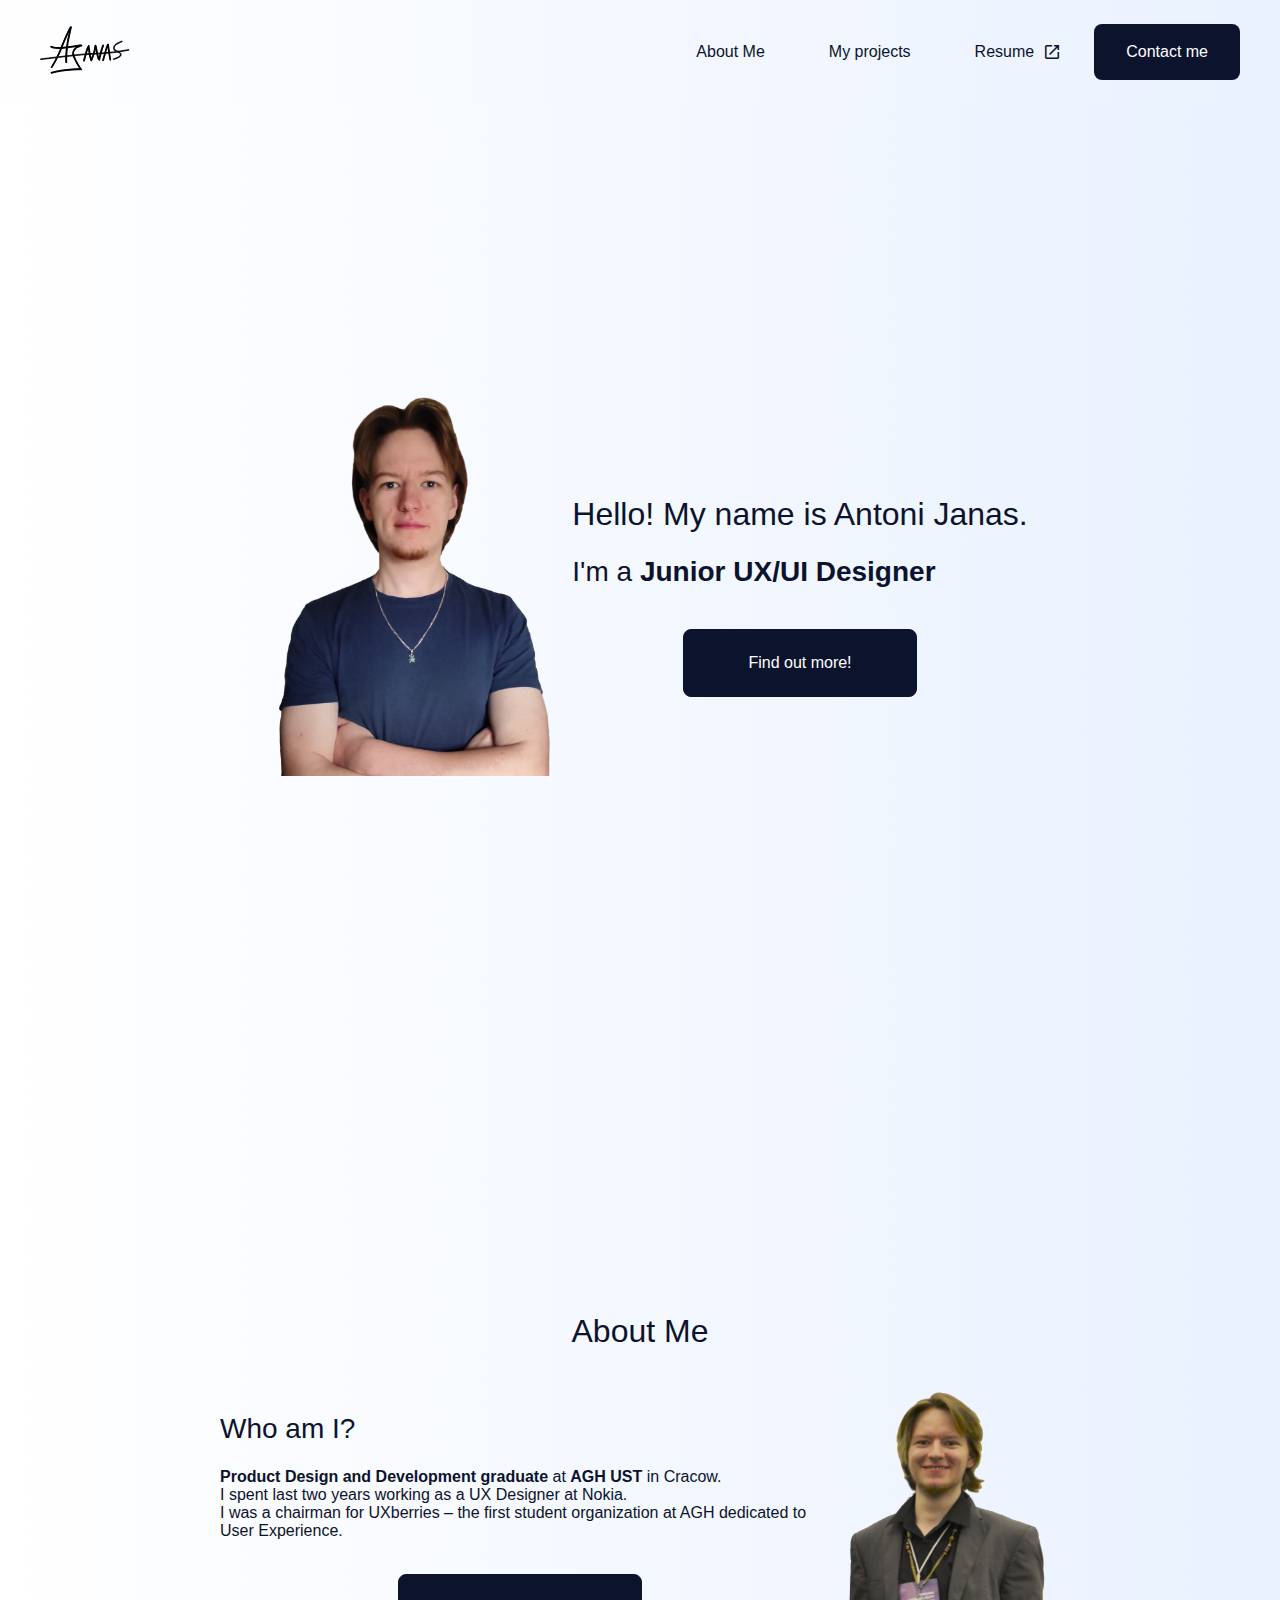
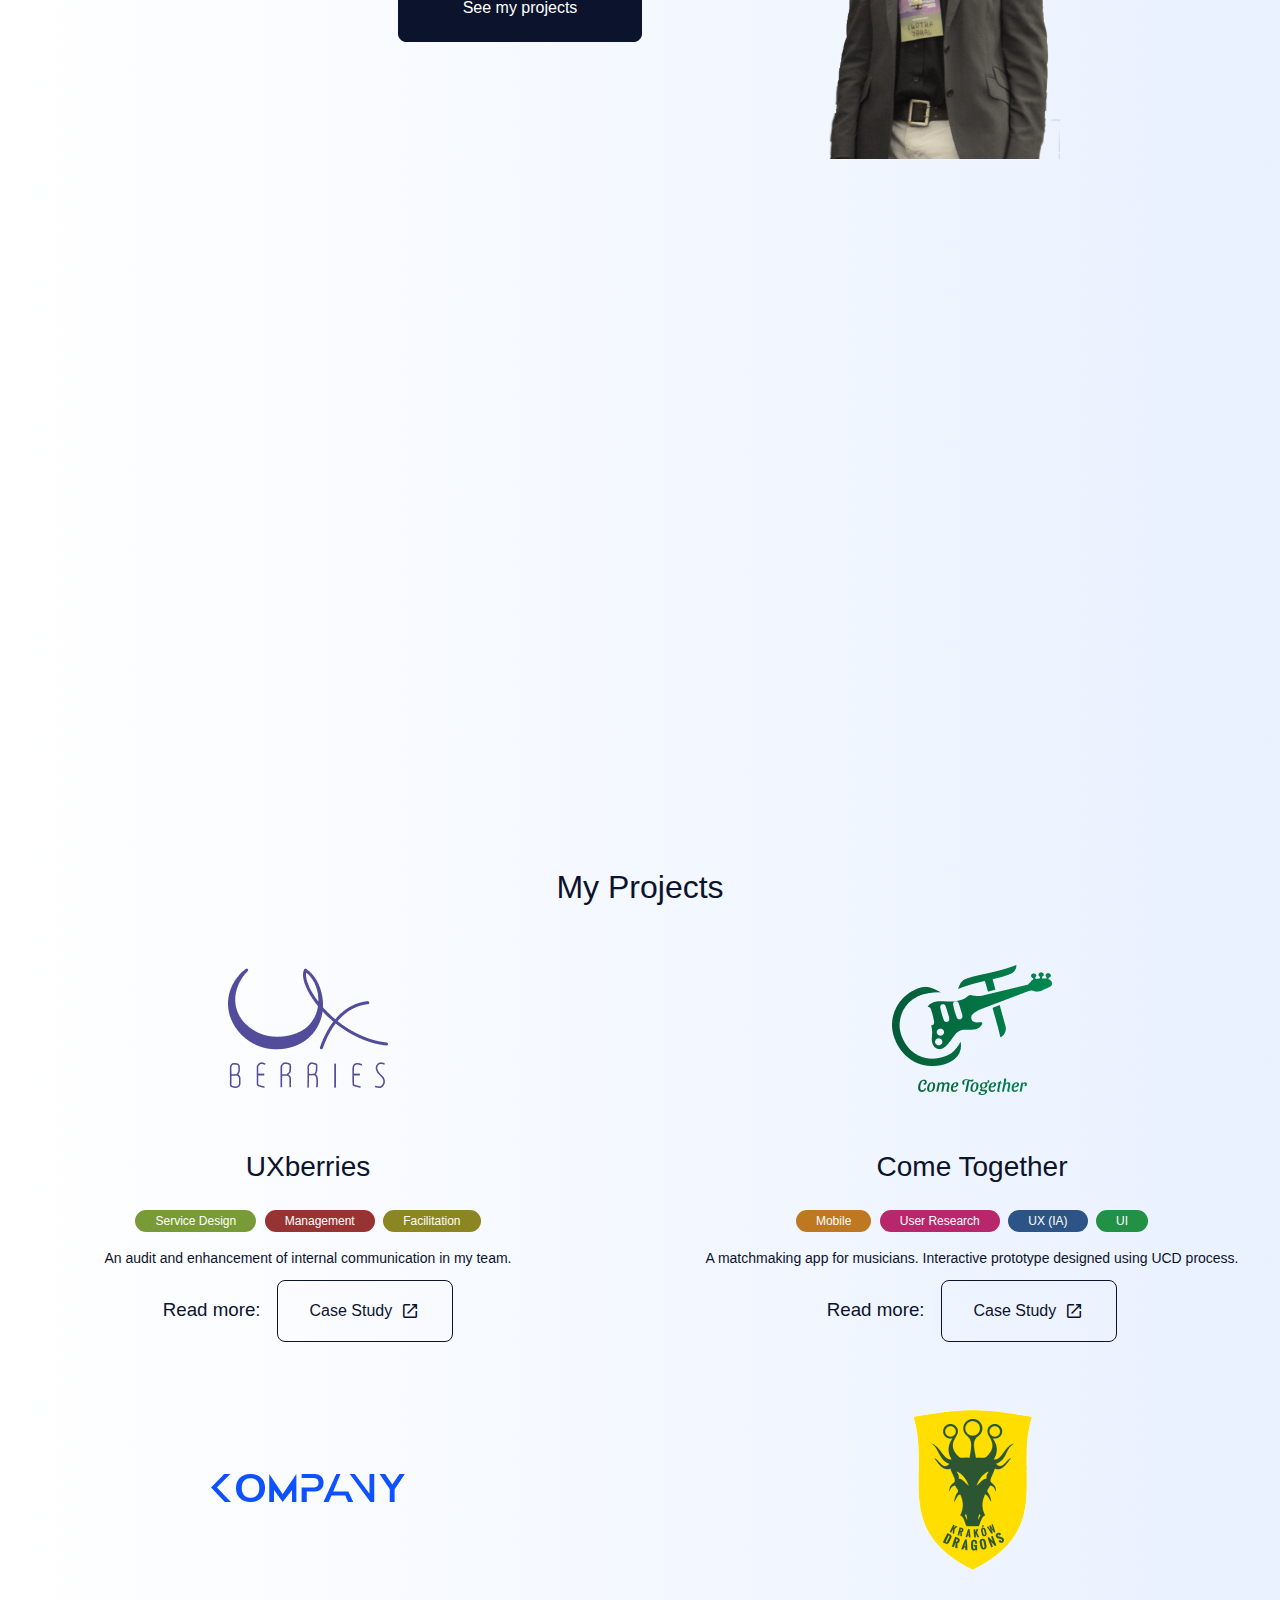
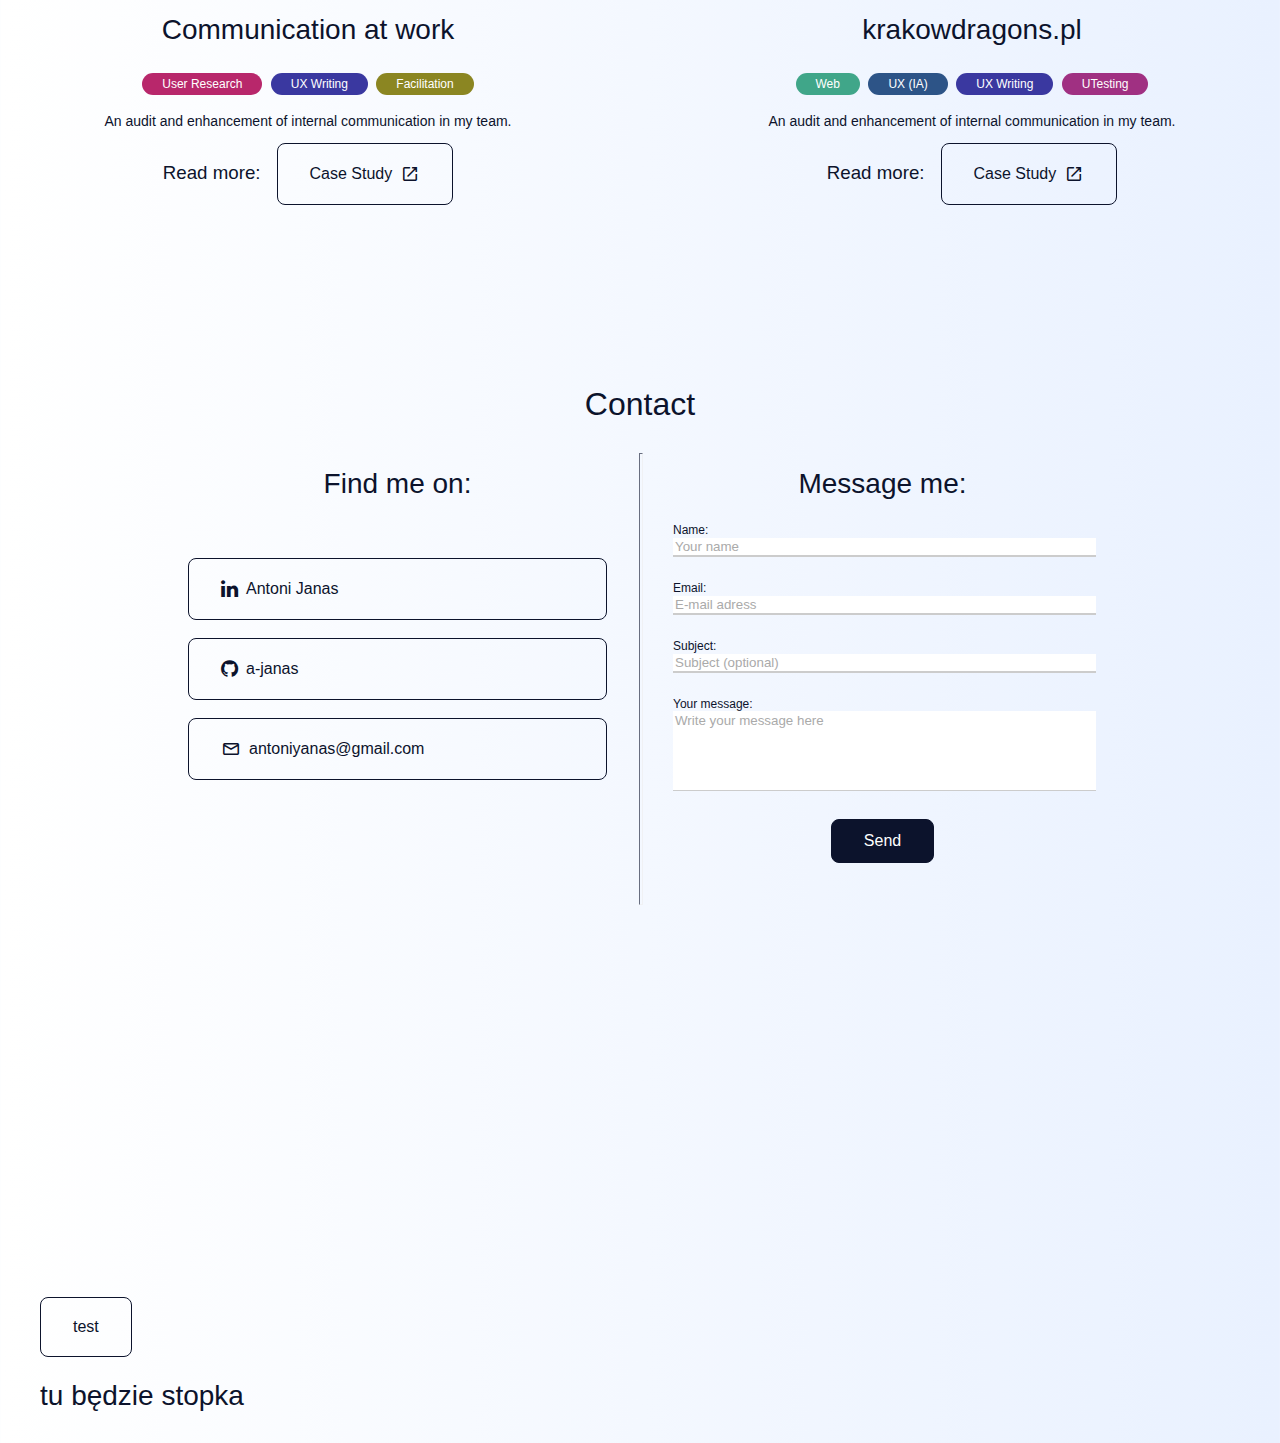
<file: index.html>
<!DOCTYPE html>
<html lang="en">
	<head>
		<meta charset="UTF-8">
		<meta name="viewport" content="widthe=device-width, initial-scale=1.0">
		<link rel="stylesheet" href="https://fonts.googleapis.com/css2?family=Material+Symbols+Outlined:opsz,wght,FILL,GRAD@20..48,100..700,0..1,-50..200" />
		<link rel="stylesheet" href="https://cdnjs.cloudflare.com/ajax/libs/font-awesome/4.7.0/css/font-awesome.min.css">
		<link rel="stylesheet" href="./styles.css">
		<script src="https://ajax.googleapis.com/ajax/libs/jquery/3.7.1/jquery.min.js"></script>
		<script src="./form.js"></script>
		<title> Main Page</title>
	</head>
	
	<body>
		<header>
			<header-navbar></header-navbar>
			<script src="./header.js"></script>
			<script src="./hamburger.js"></script>
		</header>
		<section id="hero">
			<div style="float: left; flex: 5/12;">
				<img src="images & icons/hero-photo.png" alt="" style= "width: 20rem;">
			</div>
			<div style="float: right; flex: 7/12;">
				<h1>Hello! My name is Antoni Janas.</h1>
				<h2>I'm a <strong>Junior UX/UI Designer</strong></h2>
				<br>
				<div class="c2a-wrap">
					<a class="button button-primary" href="#aboutMe">Find out more!</a>
				</div>
			</div>
		</section>
		<section id="aboutMe">
			<h1 class="section-title">About Me</h1>
			<br>
			<div id="aboutMeFlex">
				<div style= "float: left; flex: 8/12; max-width: 37.5rem; flex-direction: column; justify-content: space-around;">
					<h2>Who am I?</h2>
					<p><strong>Product Design and Development graduate</strong> at <abbr><strong>AGH UST</strong></abbr> in Cracow.
					<br>I spent last two years working as a UX Designer at Nokia.
					<br>I was a chairman for UXberries – the first student organization
					at AGH dedicated to User Experience.</p>
					<br>
					<div class="c2a-wrap">
						<a class="button button-primary" href="#myProjects">See my projects</a> 
					</div>
				</div>
				<div style="float: right; flex: 4/12;">
					<img src="images & icons/csux-ajanas.png" alt="" style="width: 240px;" id="aboutMePhoto">
				</div>
			</div>
		</section>
		<section id="myProjects">
			<!-- TBD make the projects list dynamic-->
			<h1 class="section-title">My Projects</h1>
			<div class="project-grid">
				<div class="project">
					<img class="project-img" src="images & icons/UXberries.png">
					<h2>UXberries</h2>
					<div class="pill-container">
						<p class="pill">Service Design</p>
						<p class="pill">Management</p>
						<p class="pill">Facilitation</p>
					</div>
					<p class="project-desc">An audit and enhancement of internal communication in my team.</p>
					<div class="read-more">
						<h3>Read more:</h3>
						<a class="button" href="./projects/uxberries.html">Case Study <span class="material-symbols-outlined">open_in_new</span></a>
					</div>
				</div>
				<div class="project">
					<img class="project-img" src="images & icons/Come Together.png">
					<h2>Come Together</h2>
					<div class="pill-container">
						<p class="pill">Mobile</p>
						<p class="pill">User Research</p>
						<p class="pill">UX (IA)</p>
						<p class="pill">UI</p>
					</div>
					<p class="project-desc">A matchmaking app for musicians. Interactive prototype designed using UCD process.</p>
					<div class="read-more">
						<h3>Read more:</h3>
						<a class="button">Case Study <span class="material-symbols-outlined">open_in_new</span></a>
					</div>
				</div>
				<div class="project">
					<img class="project-img" src="images & icons/Work.png">
					<h2>Communication at work</h2>
					<div class="pill-container">
						<p class="pill">User Research</p>
						<p class="pill">UX Writing</p>
						<p class="pill">Facilitation</p>
					</div>
					<p class="project-desc">An audit and enhancement of internal communication in my team.</p>
					<div class="read-more">
						<h3>Read more:</h3>
						<a class="button">Case Study <span class="material-symbols-outlined">open_in_new</span></a>
					</div>
				</div>
				<div class="project">
					<img class="project-img" src="images & icons/KD.png">
					<h2>krakowdragons.pl</h2>
					<div class="pill-container">
						<p class="pill">Web</p>
						<p class="pill">UX (IA)</p>
						<p class="pill">UX Writing</p>
						<p class="pill">UTesting</p>
					</div>
					<p class="project-desc">An audit and enhancement of internal communication in my team.</p>
					<div class="read-more">
						<h3>Read more:</h3>
						<a class="button">Case Study <span class="material-symbols-outlined">open_in_new</span></a>
					</div>
				</div>
			</div>
		</section>
		<section id="contact">
			<h1 class="section-title">Contact</h1>
			<div id="contactGrid">
				<div  class="container">
				<h2 style="text-align: center;" id="findMeTitle">Find me on:</h2>
					<div id="findMe">
						<a class="button button-contact" href="https://www.linkedin.com/in/antoni-janas-50a5051a3/" target=”_blank”><span class="fa fa-linkedin"></span>Antoni Janas</a>
						<br>
						<a class="button button-contact" href="https://github.com/a-janas" target=”_blank”><span class="fa fa-github"></span> a-janas</a>
						<br>
						<a class="button button-contact" href="mailto:antoniyanas@gmail.com"><span class="material-symbols-outlined">mail</span>antoniyanas@gmail.com</a>	
					</div>
				</div>
				<hr class="vl"></hr>
				<div class="container">
					<h2 style="text-align: center" id="contactTitle">Message me:</h2>
					<!-- contact form using formsubmit.co api-->	
					<form action="https://formsubmit.co/siemanokolanomnieboli@gmail.com" method="post" class="form" id="contactForm">
						<div class="form-group">
							<label for="name" class="form-label">Name:</label>
							<input type="text" class="form-input checked" id="name" name="name" placeholder="Your name" tabindex="1" required>
						</div>
						<div class="form-group">
							<label for="email" class="form-label">Email:</label>
							<input type="email" class="form-input" id="email" name="email" placeholder="E-mail adress" tabindex="2" required>
						</div>
						<div class="form-group">
							<label for="subject" class="form-label">Subject:</label>
							<input type="text" class="form-input" id="subject" name="_subject" placeholder="Subject (optional)" tabindex="3"></textarea>
						</div>
						<div class="form-group">
							<label for="message" class="form-label">Your message:</label>
							<textarea class="form-input" rows="5" cols="50" id="message" name="message" placeholder="Write your message here" tabindex="3" required></textarea>
						</div>
						<input type="hidden" name="_next" value="/thankyou.html">
						<div>
							<button type="submit" class="button button-primary" id="sendButton" onclick="formCheck()">Send</button>
						</div>
					</form>
				</div>
			</div>
		</section>
		<footer>
			<a class="button"> test </a>
			<div id="test"></div>
			<h2>tu będzie stopka</h2>
		</footer>
		<!-- sets pill colours coresponding to their content-->
		<script src="pill-color.js"></script> 
		<!-- handles hamburger menu opening and closing-->
		<script src="hamburger.js"></script>
	</body>	
</html>
</file>
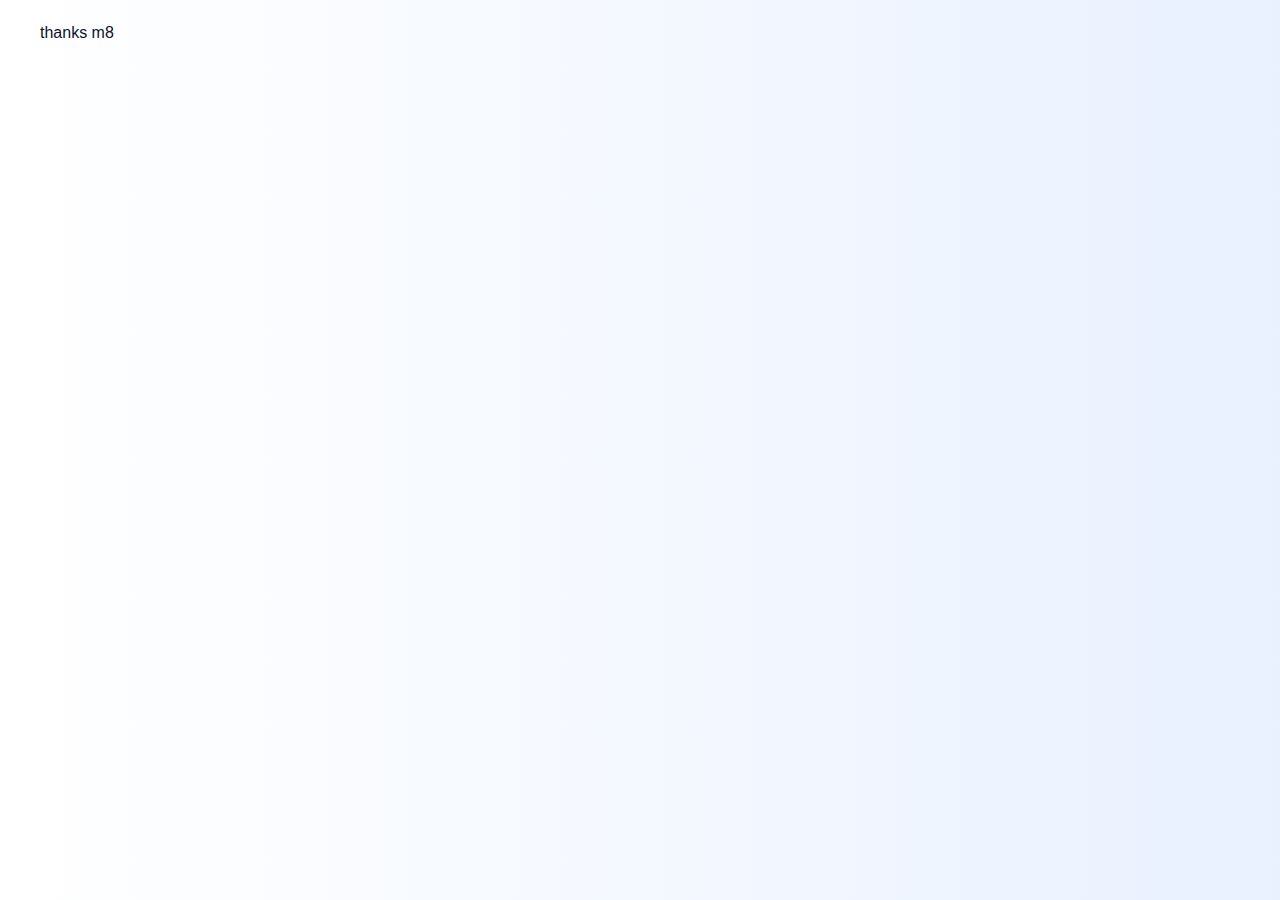
<file: thankyou.html>
<!DOCTYPE html>

<html>
	<head>
		<meta charset="UTF-8">
		<meta name="viewport" content="widthe=device-width, initial-scale=1.0">
		<link rel="stylesheet" href="https://fonts.googleapis.com/css2?family=Material+Symbols+Outlined:opsz,wght,FILL,GRAD@20..48,100..700,0..1,-50..200" />
		<link rel="stylesheet" href="https://cdnjs.cloudflare.com/ajax/libs/font-awesome/4.7.0/css/font-awesome.min.css">
		<link rel="stylesheet" href="styles.css">
		<script src="https://ajax.googleapis.com/ajax/libs/jquery/3.7.1/jquery.min.js"></script>
		<script src="main.js"></script>
		<title> Thank you page</title>
	</head>
    <body>
        <p>thanks m8</p>
    </body>
</html>
</file>
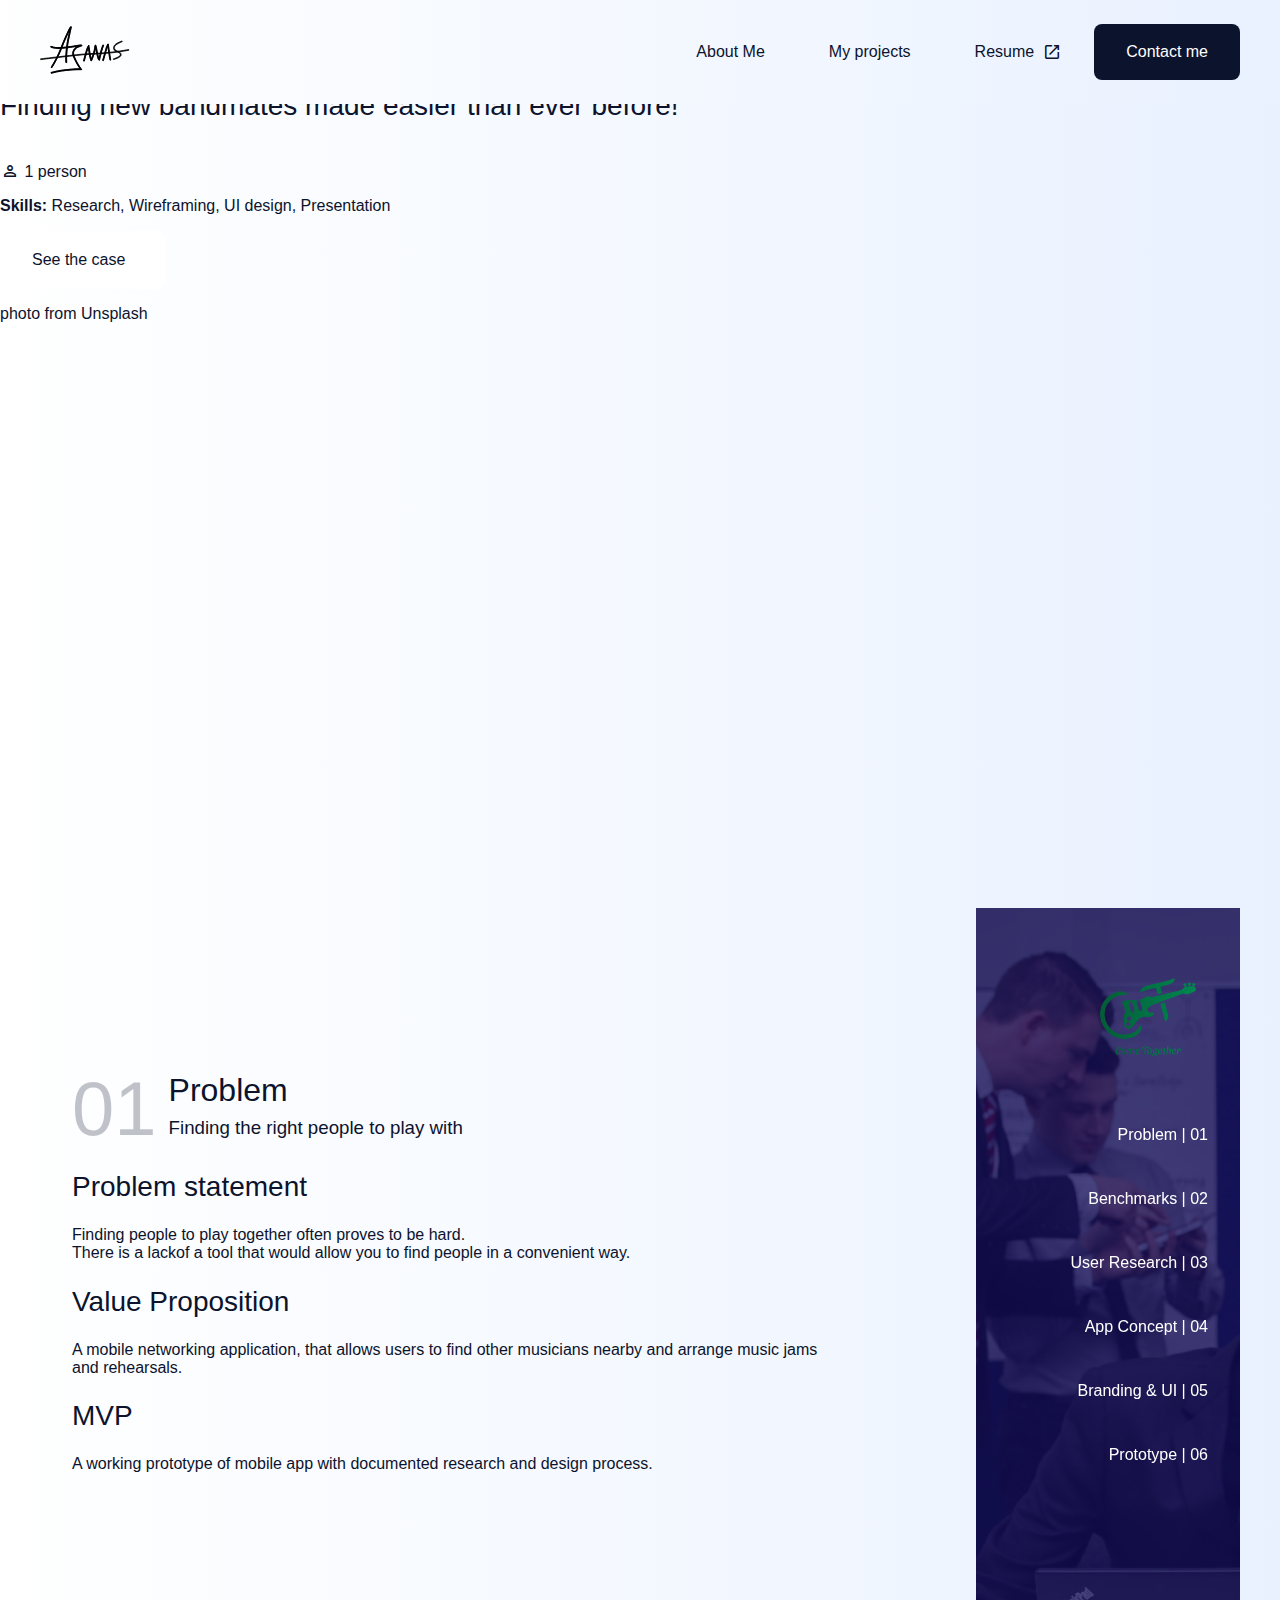
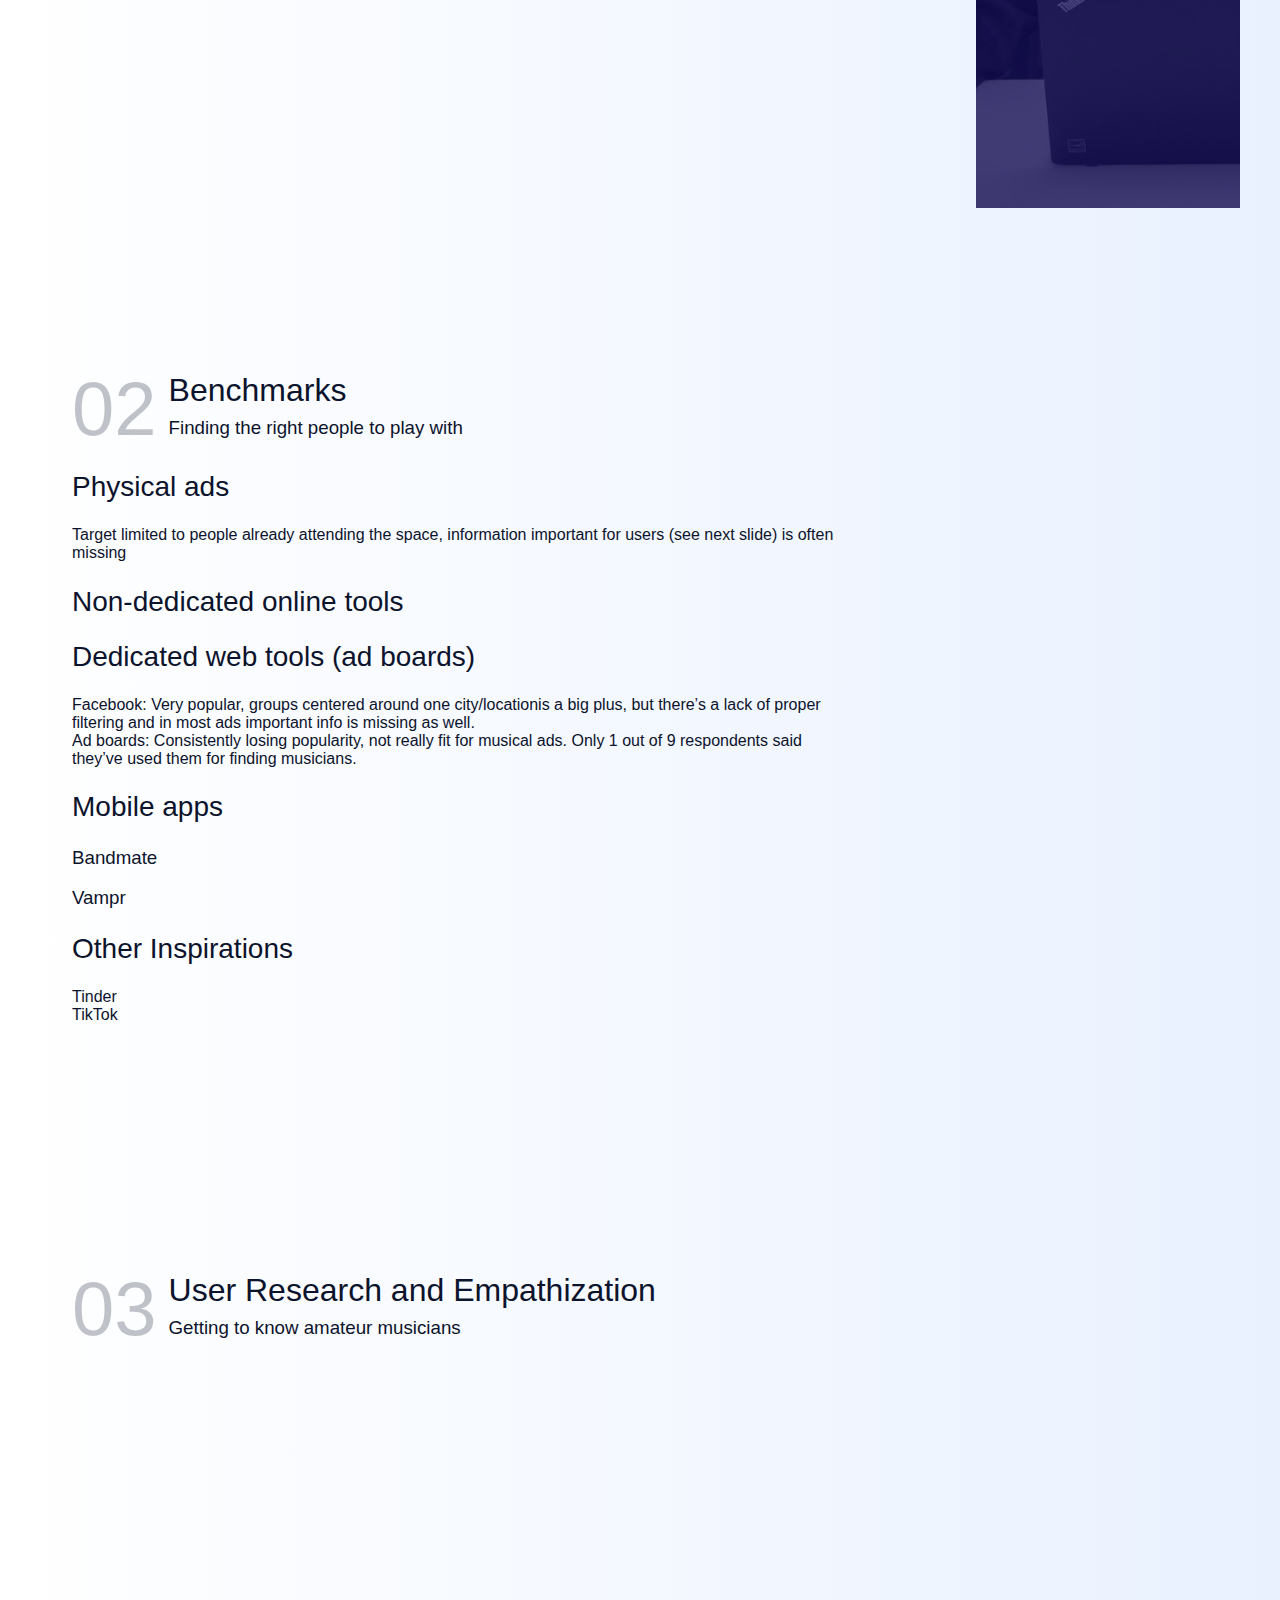
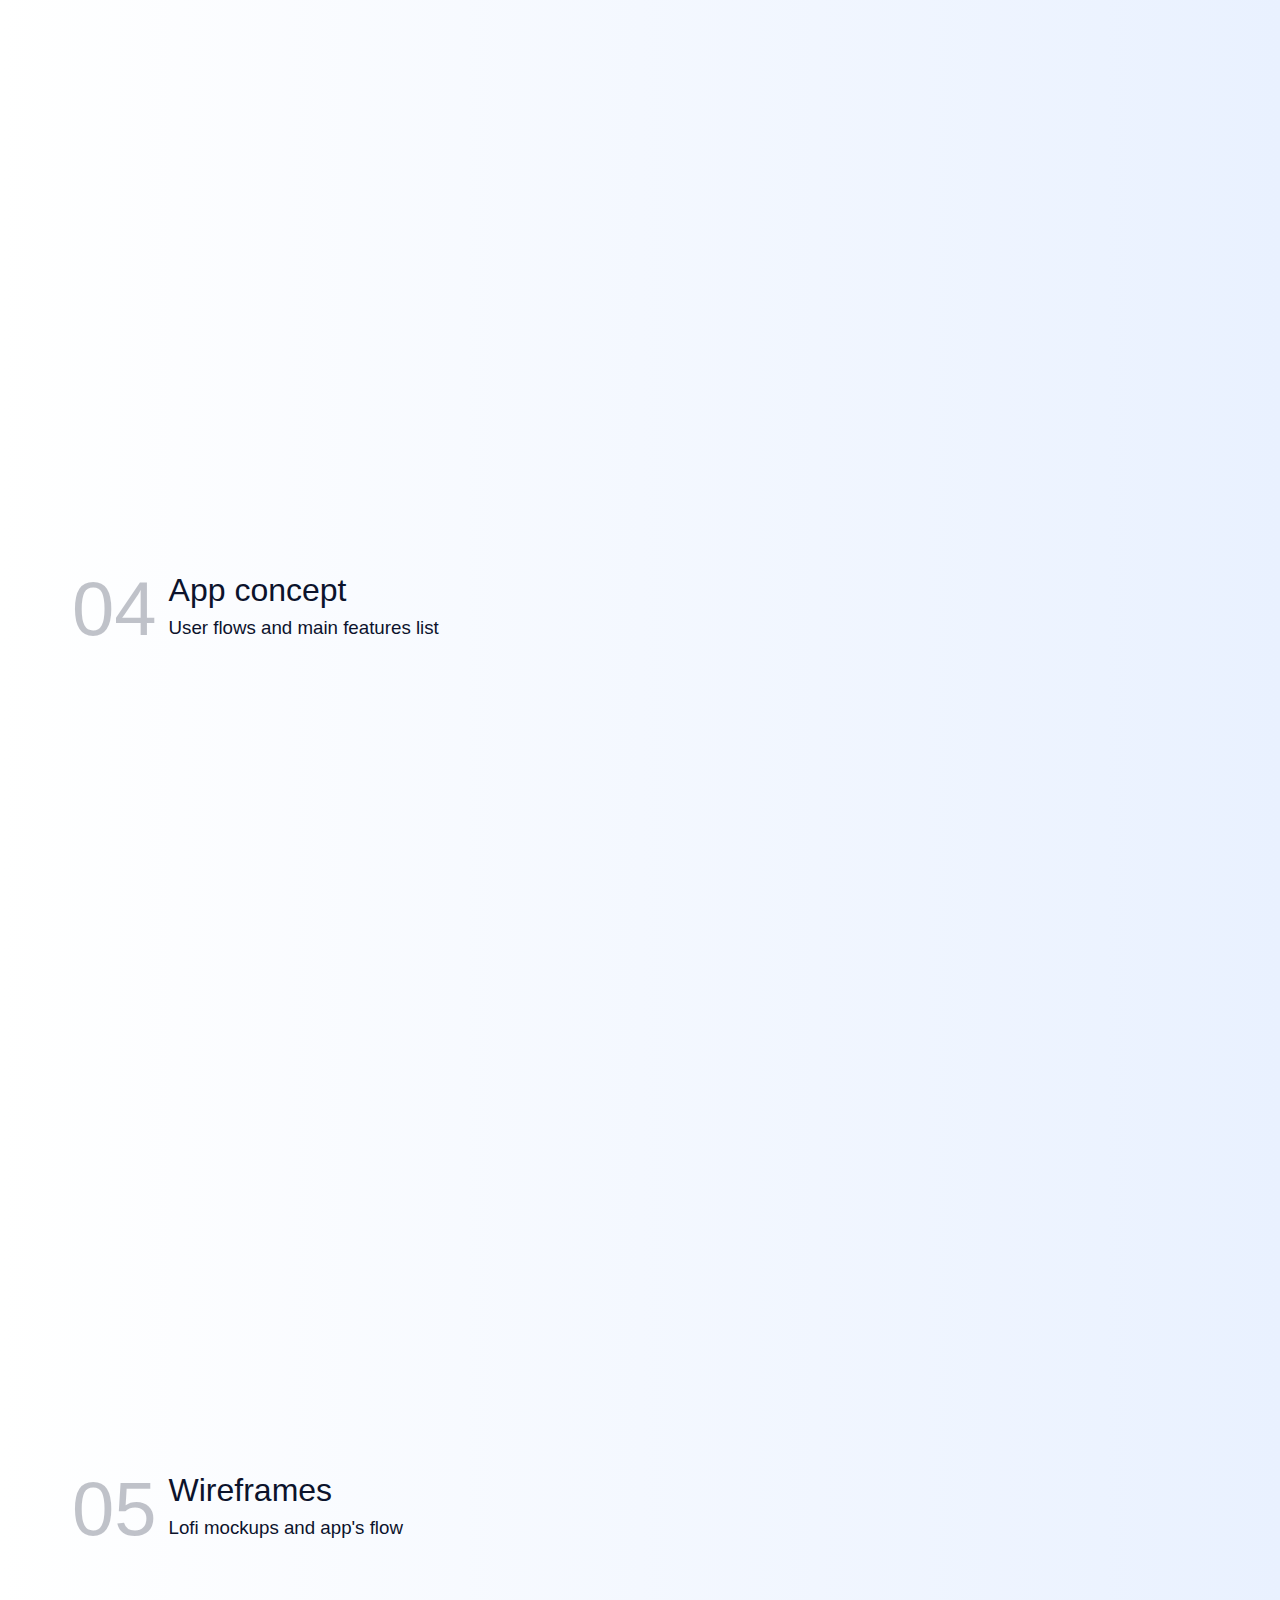
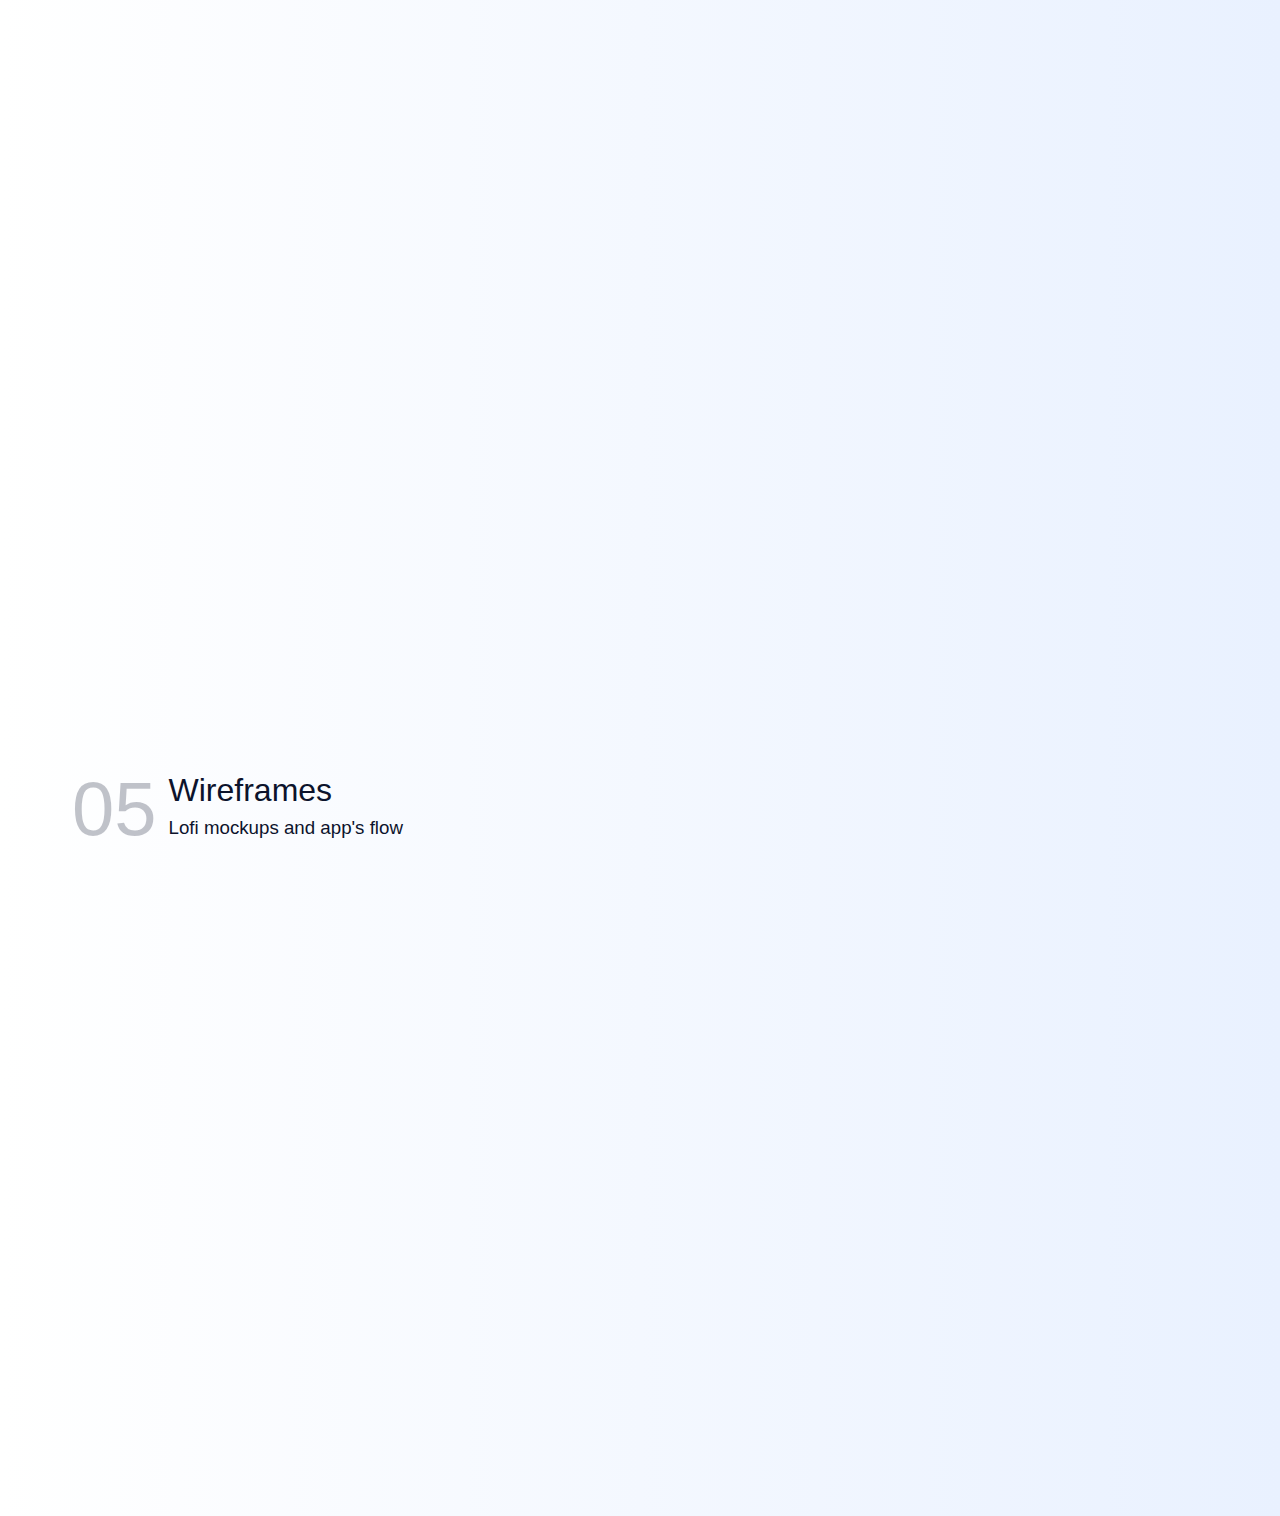
<file: projects/cometogether.html>
<!DOCTYPE html>
<html lang="en">
<head>
    <head>
		<meta charset="UTF-8">
		<meta name="viewport" content="width=device-width, initial-scale=1.0">
		<link rel="stylesheet" href="https://fonts.googleapis.com/css2?family=Material+Symbols+Outlined:opsz,wght,FILL,GRAD@20..48,100..700,0..1,-50..200" />
		<link rel="stylesheet" href="../styles.css">
		<link rel="stylesheet" href="./project-styles.css">
		<script src="https://ajax.googleapis.com/ajax/libs/jquery/3.7.1/jquery.min.js"></script>
		<title>Come Together mobile app case study</title>
	</head>
</head>
<body>
    <header>
        <header-navbar-project></header-navbar-project>
		<script src="../header.js"></script>
		<script src="../hamburger.js"></script>
    </header>
    <section class="titleSlide" id="ctTitle">
        <div>
            <h1>Come Together</h1>
            <h2>Finding new bandmates made easier than ever before!</h2>
        </div>
        <div>
            <p><span class="material-symbols-outlined">person</span> 1 person</p>
            <p><strong>Skills:</strong> Research, Wireframing, UI design, Presentation</p>
        </div>
        <div class="title-c2a">
            <a class="button primary-title" href="#01-problem">See the case <span class="material-symbols-outlined"></a>
        </div>
        <p class="photo-cred">photo from Unsplash</p>
    </section>
    <div class="slides">
        <div id="left-side">
            <section class="slide" id="01-problem">
                <div class="slide-content">
                    <div class="slide-title-container">
                        <p class="slide-number">01</p>
                        <div>
                            <h1 class="slide-title">Problem</h1>
                            <h3 class="slide-subtitle">Finding the right people to play with</h3>
                        </div>						
                    </div>
                    <div>
                        <div>
                            <h2>Problem statement</h2>
                            <p>Finding people to play together often proves to be hard.<br>
                            There is a lackof a tool that would allow you to find people in a convenient way.</p>
                        </div>
                        <div>
                            <h2>Value Proposition</h2>
                            <p>A mobile networking application, that allows users to find other musicians nearby and arrange music jams and rehearsals.</p>
                        </div>
                        <div>
                            <h2>MVP</h2>
                            <p>A working prototype of mobile app with documented research and design process.</p>
                        </div>
                    </div>
                </div>
            </section>
            <section class="slide" id="02-benchmarks">
                <div class="slide-content">
                    <div class="slide-title-container">
                        <p class="slide-number">02</p>
                        <div>
                            <h1 class="slide-title">Benchmarks</h1>
                            <h3 class="slide-subtitle">Finding the right people to play with</h3>
                        </div>					
                    </div>
                    <div>
                        <ul>
                            <li><h2>Physical ads</h2>
                                <p>Target limited to people already attending the space, information important for users (see next slide) is often missing</p>
                            </li>
                            <li><h2>Non-dedicated online tools</h2>
                                <p></p>
                            </li>
                            <li><h2>Dedicated web tools (ad boards)</h2>
                                <ul>
                                    <li>Facebook: Very popular, groups centered around one city/locationis a big plus, but there’s a lack of proper filtering and in most ads important info is missing as well.</li>
                                    <li>Ad boards: Consistently losing popularity, not really fit for musical ads. Only 1 out of 9 respondents said they’ve used them for finding musicians.</li>
                                </ul>
                            </li>
                            <li><h2>Mobile apps</h2>
                                <ul>
                                    <li>
                                        <h3>Bandmate</h3>
                                    </li>
                                    <li>
                                        <h3>Vampr</h3>
                                    </li>
                                </ul>
                            </li>
                            <li><h2>Other Inspirations</h2>
                                <ul>
                                    <li>Tinder</li>
                                    <li>TikTok</li>
                                </ul>
                            </li>
                        </ul>	
                    </div>
                </div>
            </section>
            <section class="slide" id="03-research">
                <div class="slide-content">
                    <div class="slide-title-container">
                        <p class="slide-number">03</p>
                        <div>
                            <h1 class="slide-title">User Research and Empathization</h1>
                            <h3 class="slide-subtitle">Getting to know amateur musicians</h3>
                        </div>						
                    </div>
                    <div>
                        
                    </div>
                </div>
            </section>
            <section class="slide" id="04-concept">
                <div class="slide-content">
                    <div class="slide-title-container">
                        <p class="slide-number">04</p>
                        <div>
                            <h1 class="slide-title">App concept</h1>
                            <h3 class="slide-subtitle">User flows and main features list</h3>
                        </div>						
                    </div>
                    <div>
                        
                    </div>
                </div>
            </section>
            <section class="slide" id="05-branding">
                <div class="slide-content">
                    <div class="slide-title-container">
                        <p class="slide-number">05</p>
                        <div>
                            <h1 class="slide-title">Wireframes</h1>
                            <h3 class="slide-subtitle">Lofi mockups and app's flow</h3>
                        </div>						
                    </div>
                    <div>
                        
                    </div>
                </div>
            </section>
            <section class="slide" id="06-prototype">
                <div class="slide-content">
                    <div class="slide-title-container">
                        <p class="slide-number">05</p>
                        <div>
                            <h1 class="slide-title">Wireframes</h1>
                            <h3 class="slide-subtitle">Lofi mockups and app's flow</h3>
                        </div>						
                    </div>
                    <div>
                        
                    </div>
                </div>
            </section>
        </div>
        <div id="right-side">
            <div class="side-menu" id="ct">
                <ul>
                    <img src="../images & icons/Come Together.png" style="width: min(360px, 60%)">
                    <li><a href="#01-problem">Problem | 01</a></li>
                    <li><a href="#02-benchmarks">Benchmarks | 02</a></li>
                    <li><a href="#03-research">User Research | 03</a></li>
                    <li><a href="#04-concept">App Concept | 04</a></li>
                    <li><a href="#05-branding">Branding & UI | 05</a></li>
                    <li><a href="#06-prototype">Prototype | 06</a></li>
                </ul>
            </div>
        </div>
    </div>
</body>
</html>
</file>
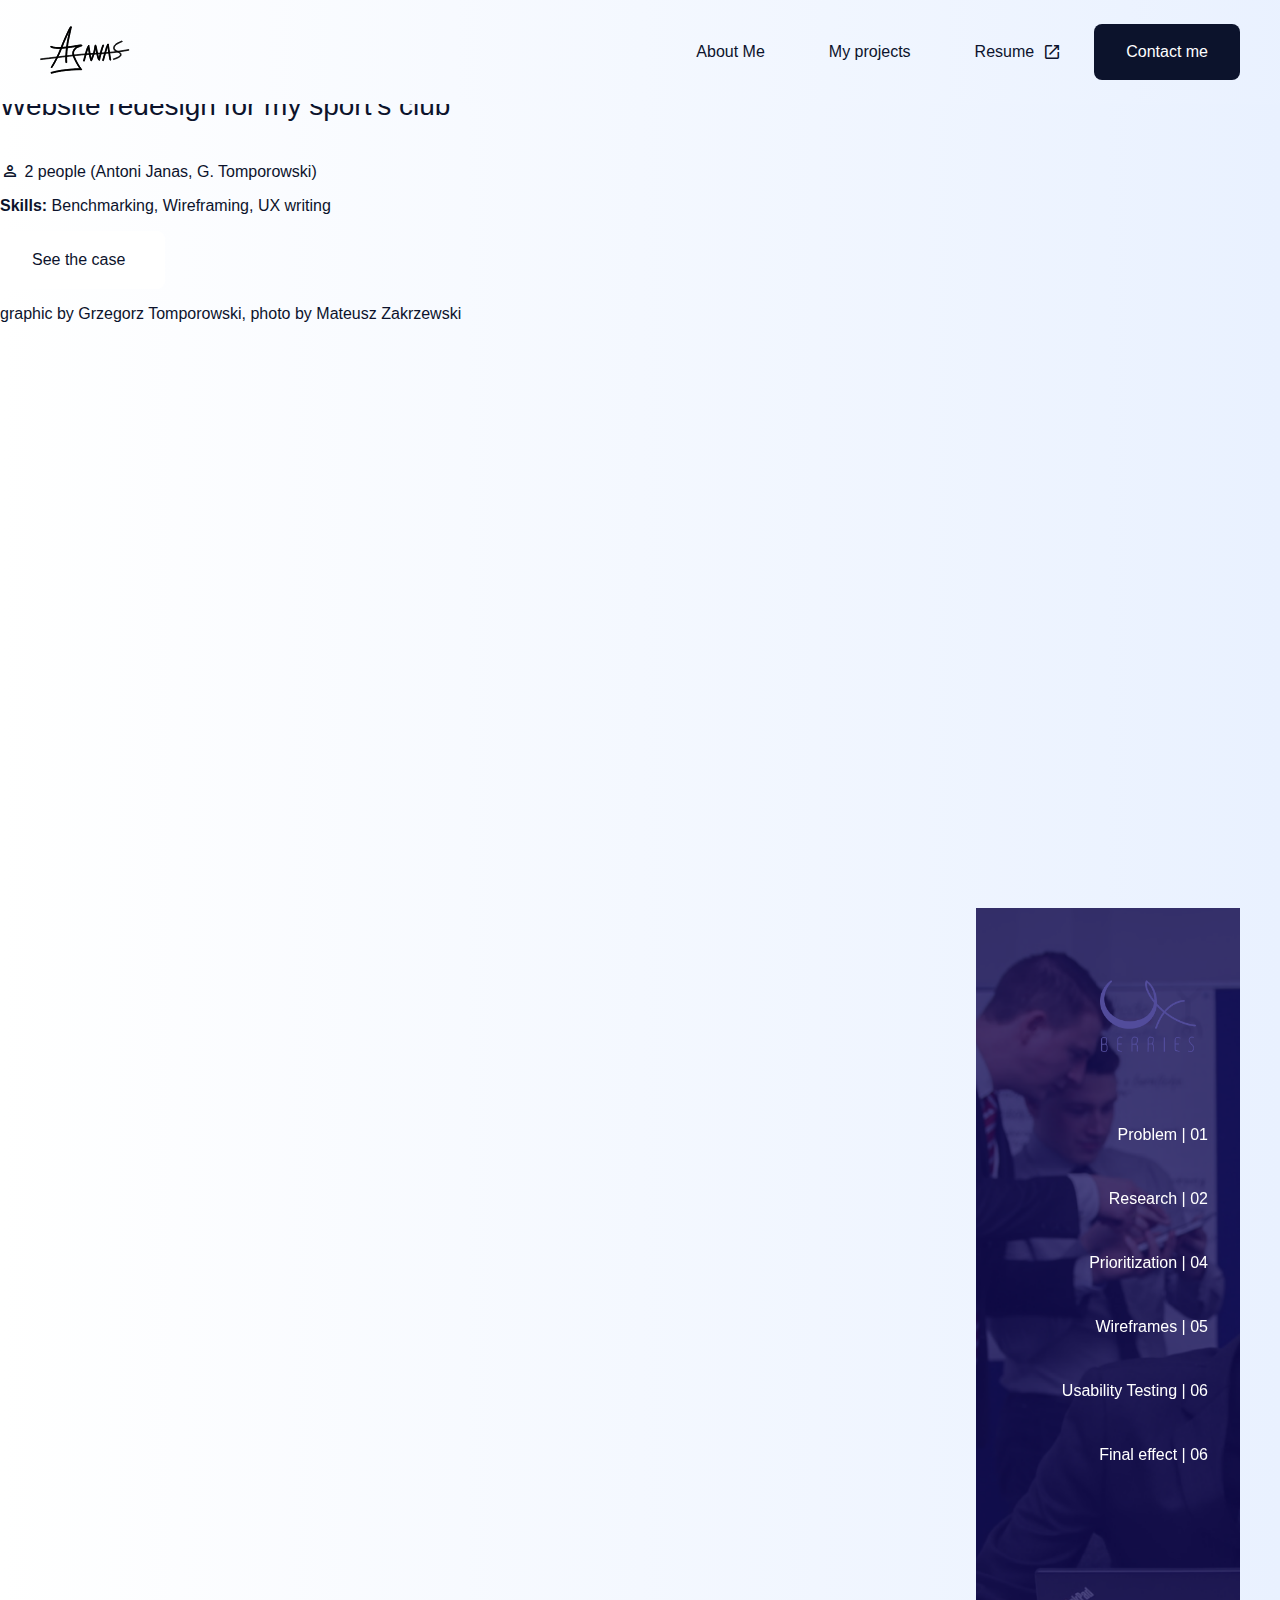
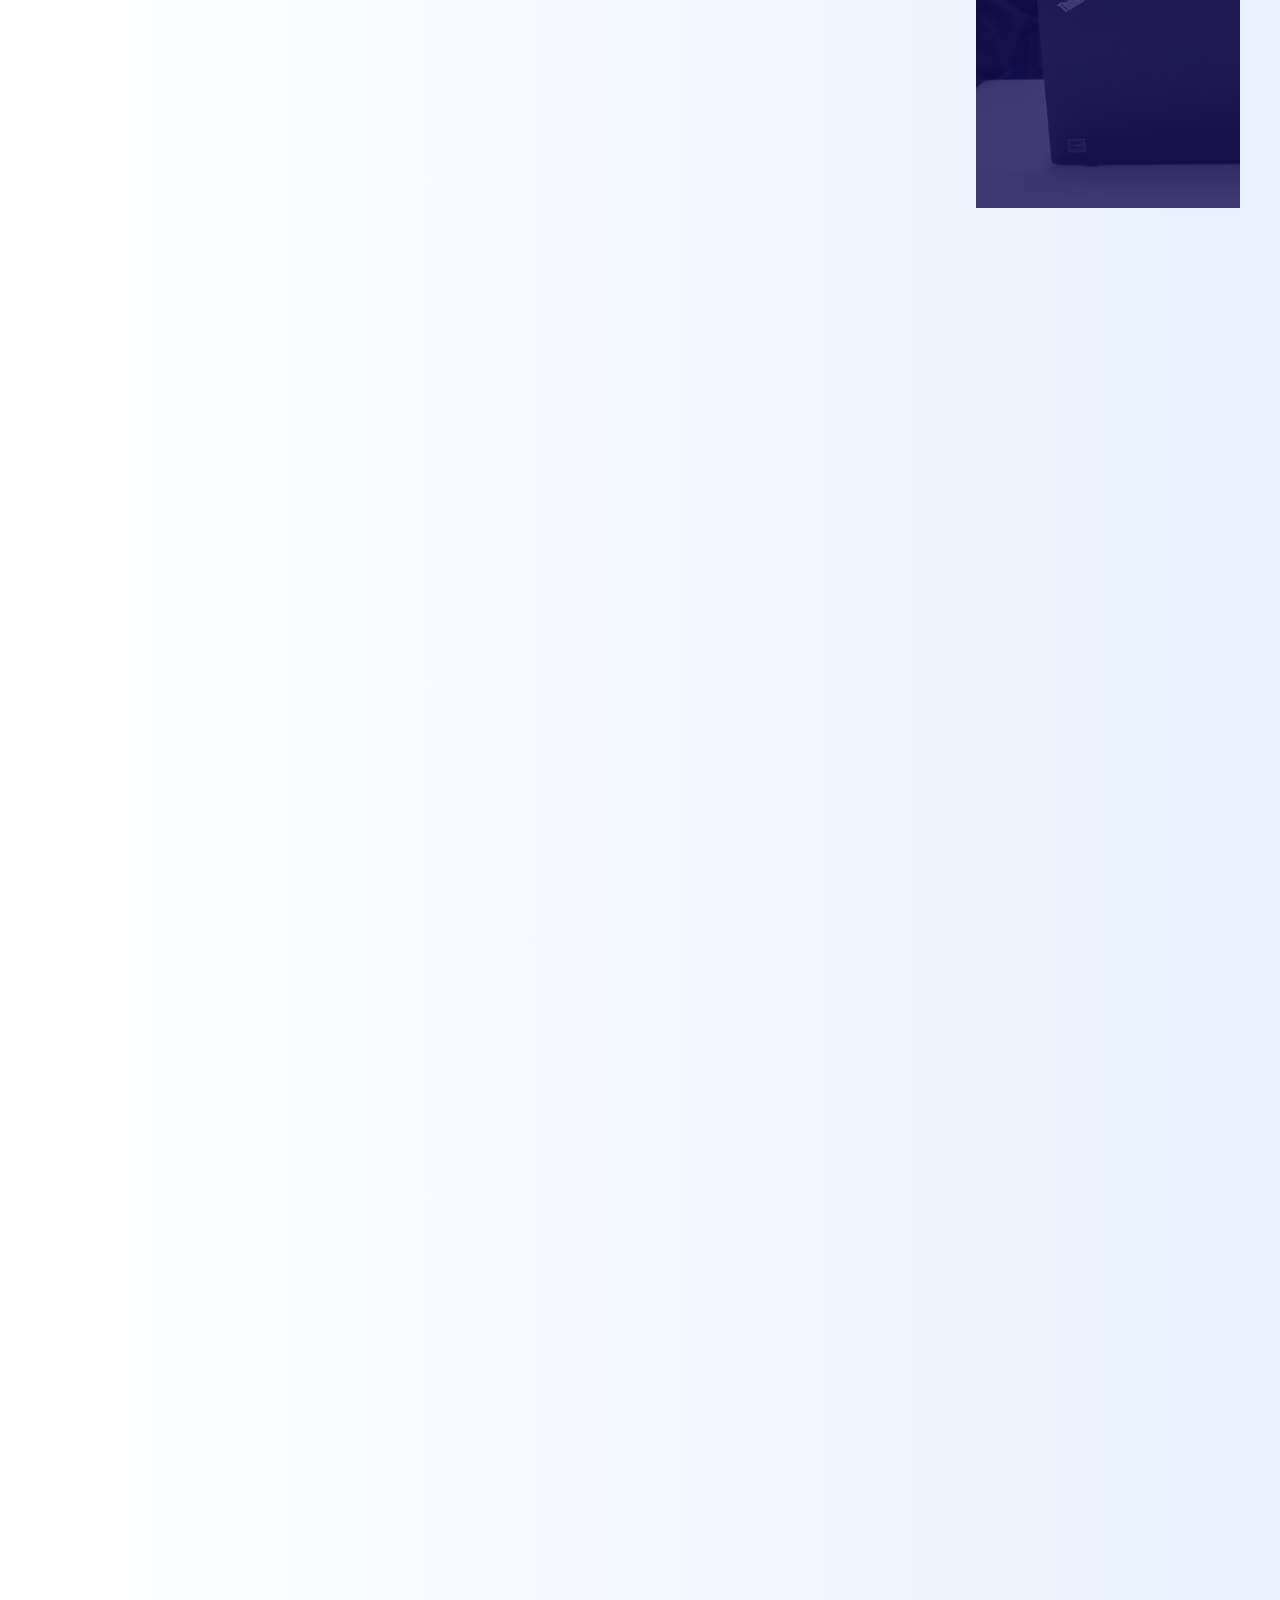
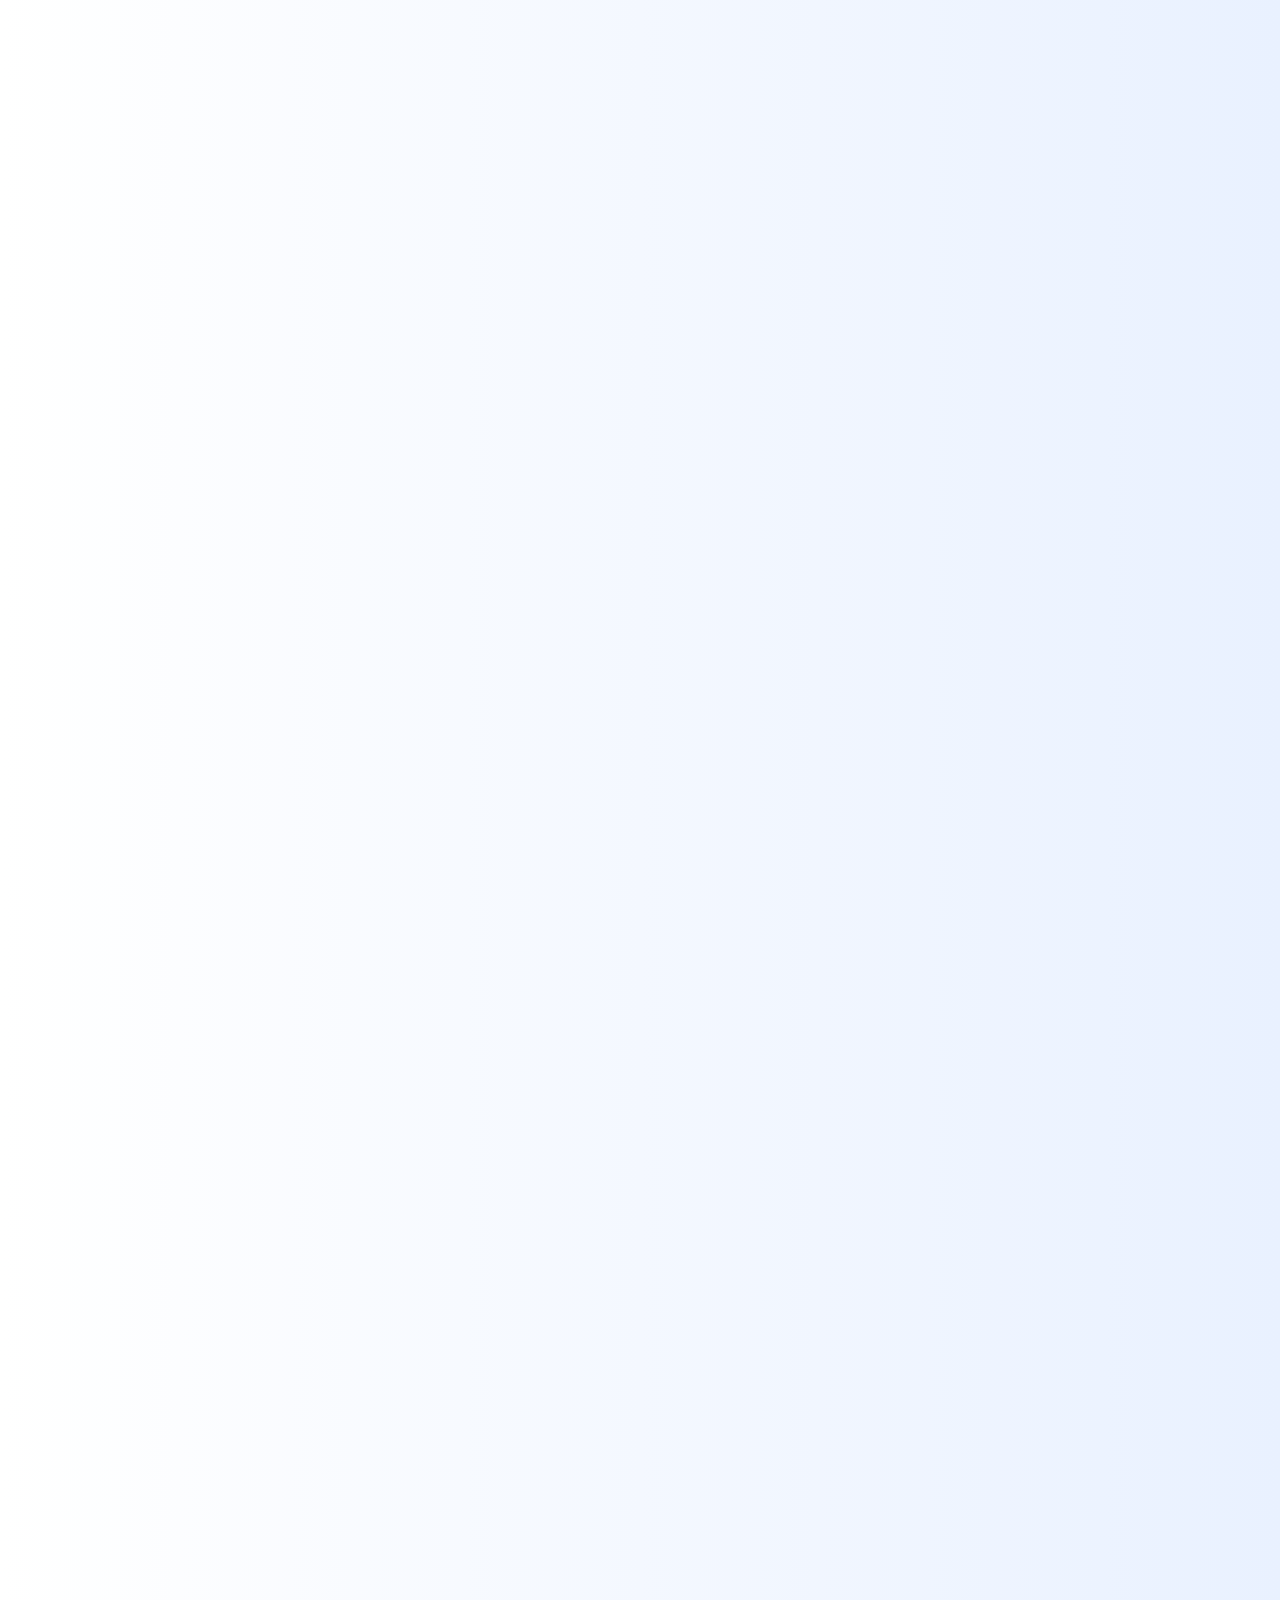
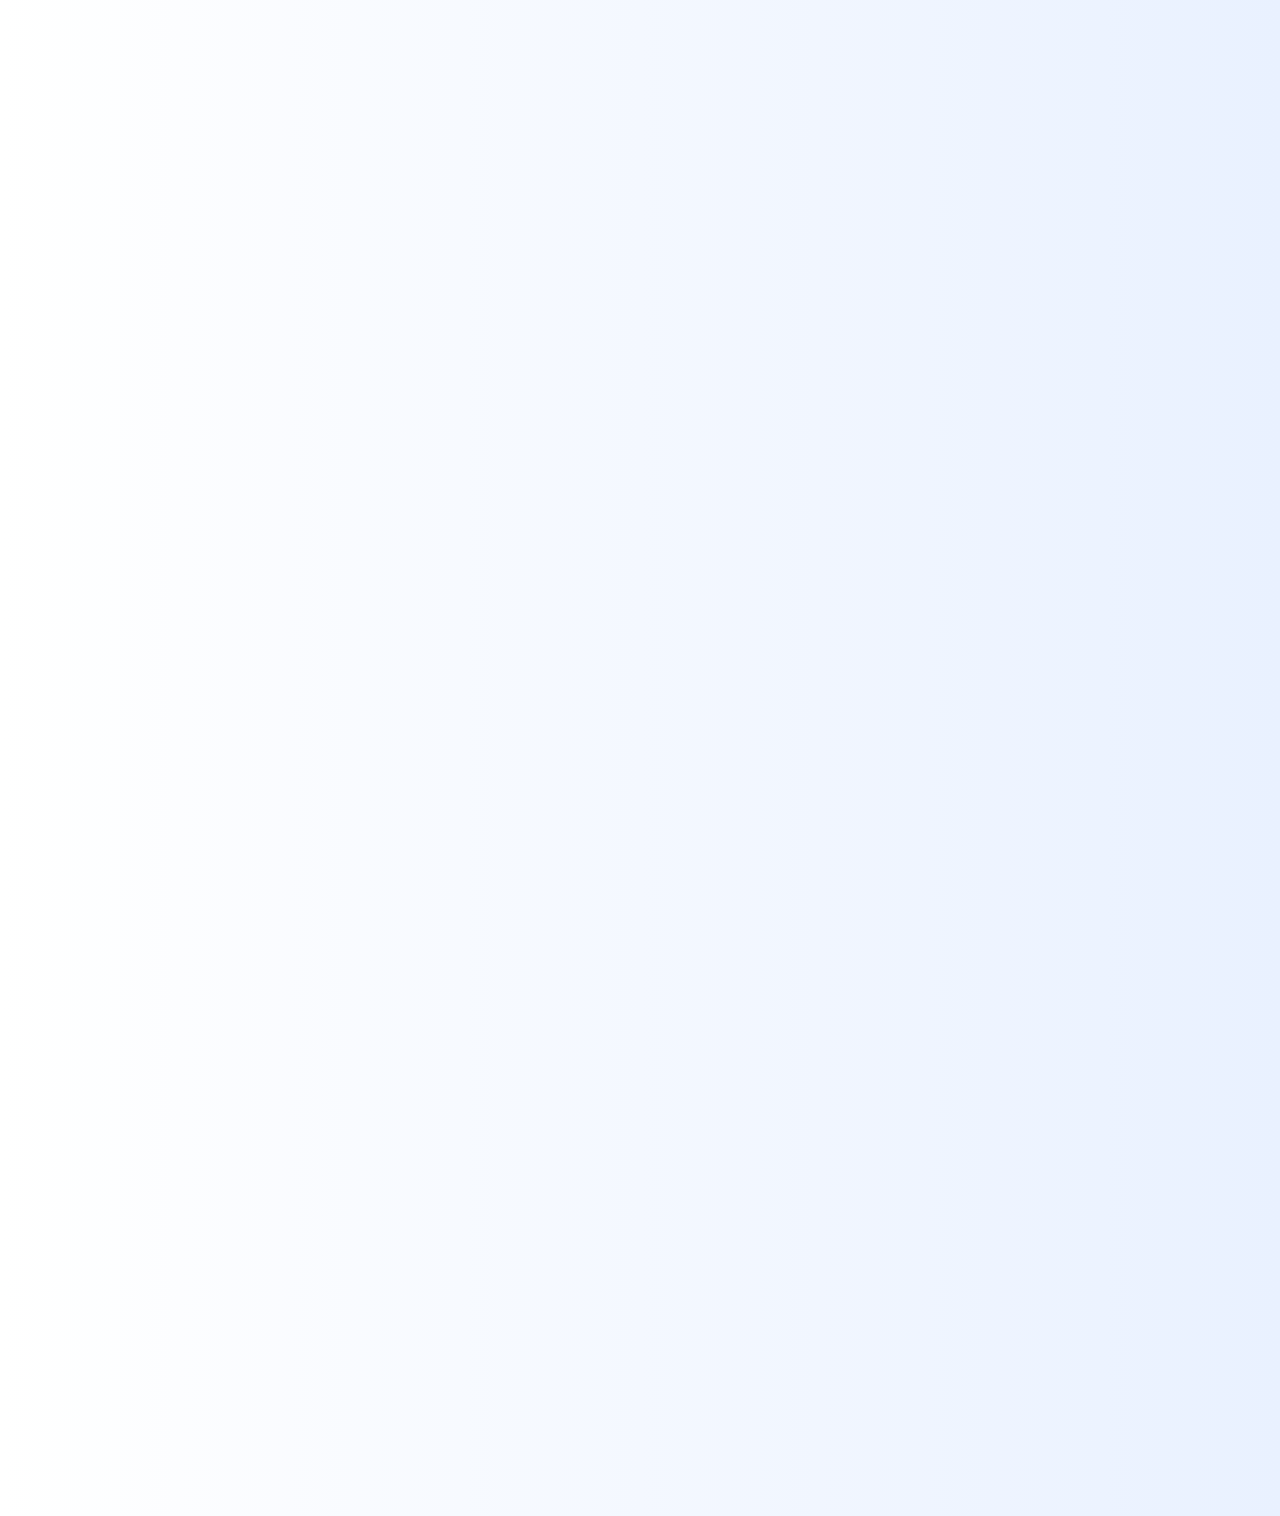
<file: projects/kd.html>
<!DOCTYPE html>
<html lang="en">
    <head>
		<meta charset="UTF-8">
		<meta name="viewport" content="width=device-width, initial-scale=1.0">
		<link rel="stylesheet" href="https://fonts.googleapis.com/css2?family=Material+Symbols+Outlined:opsz,wght,FILL,GRAD@20..48,100..700,0..1,-50..200" />
		<link rel="stylesheet" href="../styles.css">
		<link rel="stylesheet" href="./project-styles.css">
		<script src="https://ajax.googleapis.com/ajax/libs/jquery/3.7.1/jquery.min.js"></script>
		<title>Kraków Dragons website project case study</title>
	</head>
<body>
    <header>
        <header-navbar-project></header-navbar-project>
		<script src="../header.js"></script>
		<script src="../hamburger.js"></script>
    </header>
	<section class="titleSlide" id="kdTitle">
        <div>
            <h1>krakowdragons.pl</h1>
            <h2>Website redesign for my sport’s club</h2>
        </div>
        <div>
            <p><span class="material-symbols-outlined">person</span> 2 people (Antoni Janas, G. Tomporowski)</p>
            <p><strong>Skills:</strong> Benchmarking, Wireframing, UX writing</p>
        </div>
        <div class="title-c2a">
            <a class="button primary-title" href="#01-problem">See the case <span class="material-symbols-outlined"></a>
        </div>
		<p class="photo-cred">graphic by Grzegorz Tomporowski, photo by Mateusz Zakrzewski</p>
    </section>
    <div class="slides">
		<div id="left-side">
			<section id="01-problem">

            </section>
			<section id="02-research">

            </section>
			<section id="03-prioritization">

            </section>
            <section id="04-wireframes">

            </section>
            <section id="05-usability-testing">

            </section>
            <section id="06-final-effect">

            </section>
		</div>
		<div id="right-side">
			<div class="side-menu" id="uxb">
				<ul>
					<img src="../images & icons/UXberries.png" style="width: min(360px, 60%)">
					<li><a href="#01-problem">Problem | 01</a></li>
					<li><a href="#02-research">Research | 02</a></li>
					<li><a href="#03-prioritization">Prioritization | 04</a></li>
					<li><a href="#04-wireframes">Wireframes | 05</a></li>
					<li><a href="#05-usability-testing">Usability Testing | 06</a></li>
                    <li><a href="#06-final-effect">Final effect | 06</a></li>
				</ul>
			</div>
		</div>
    </div>
</body>
</html>
</file>
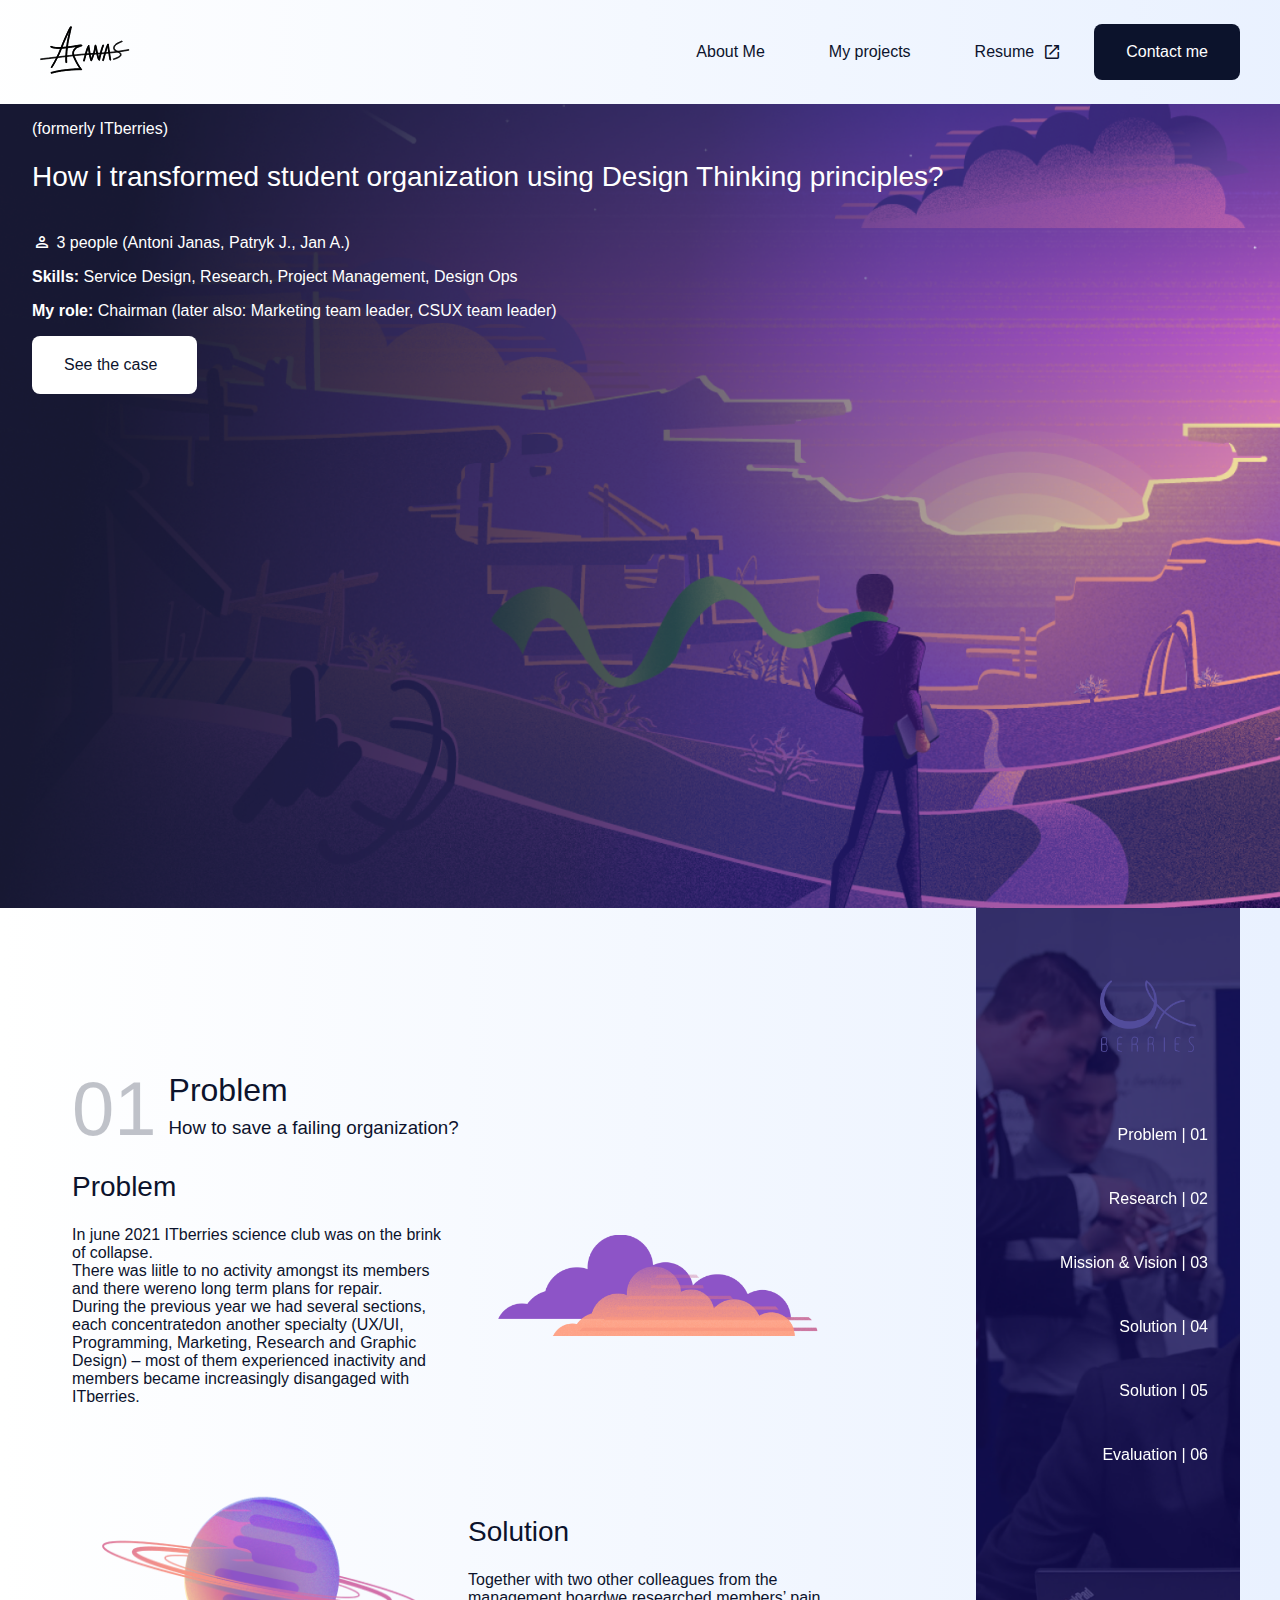
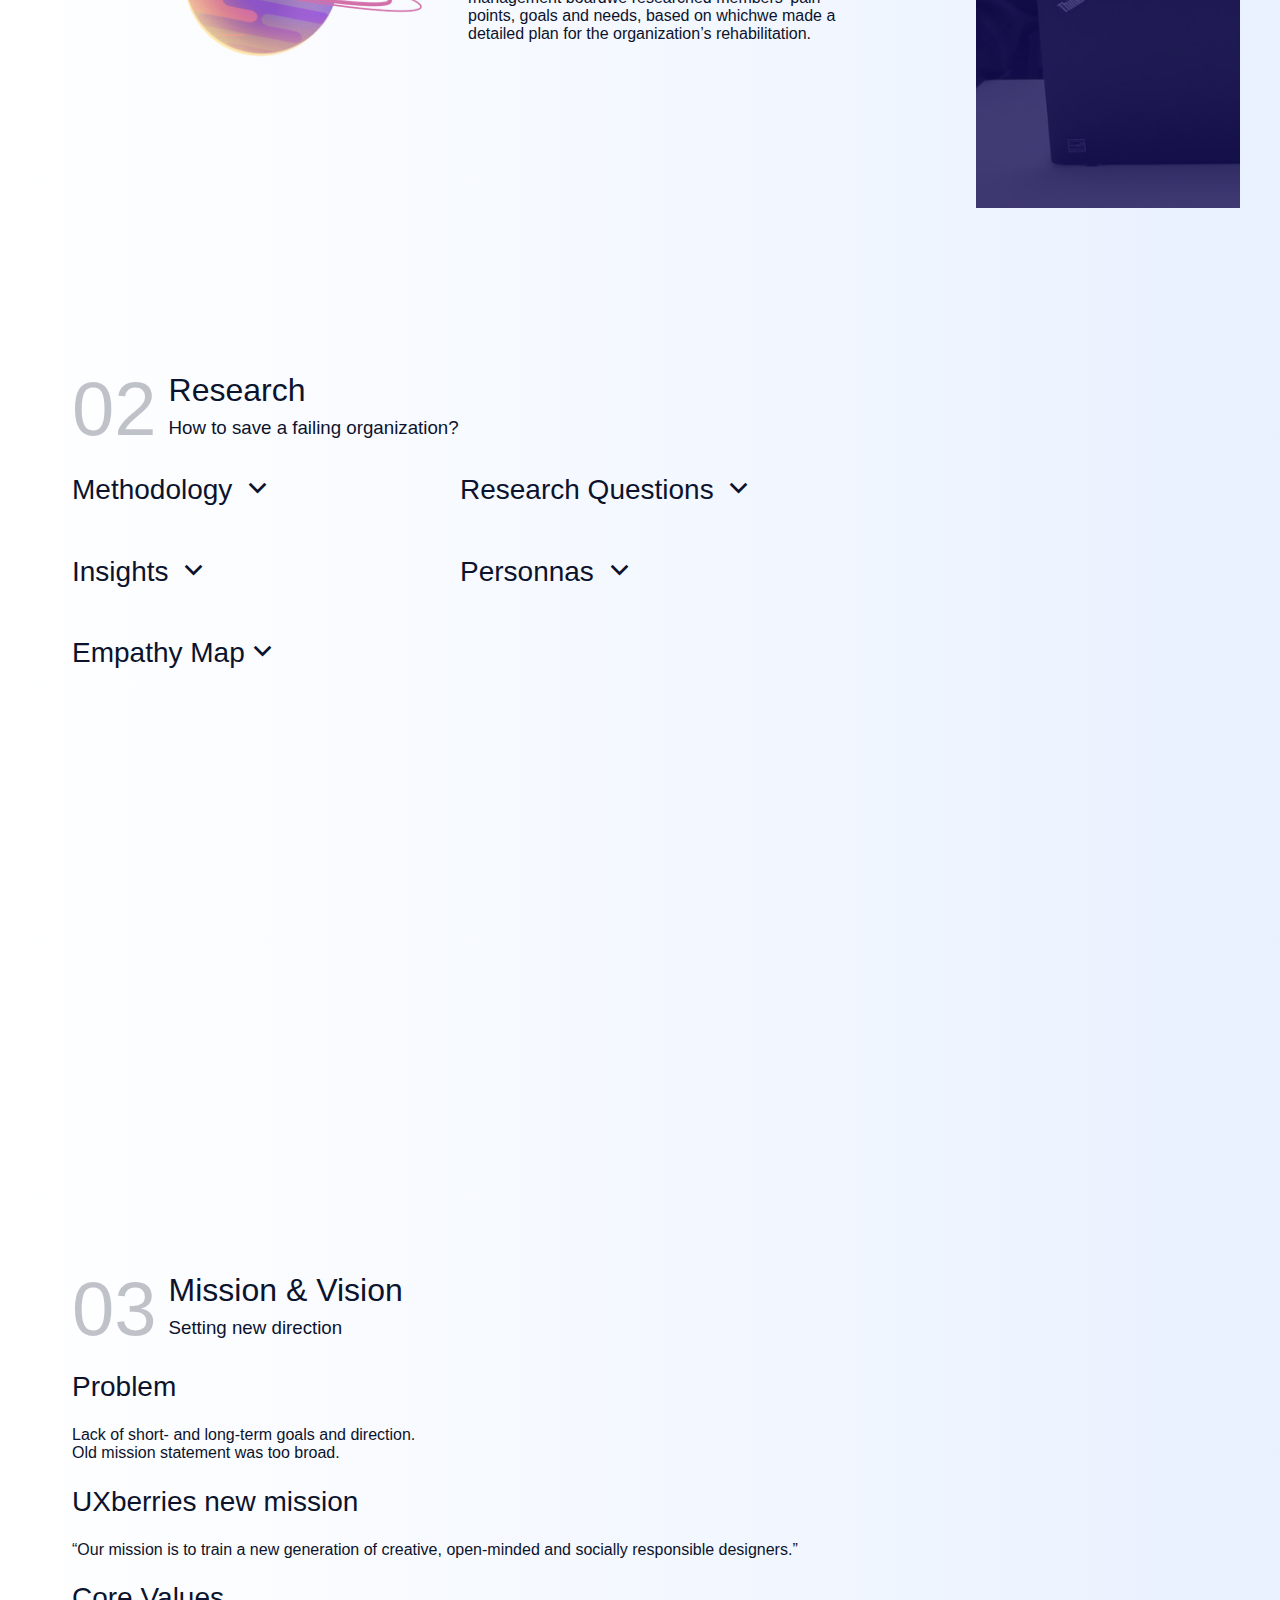
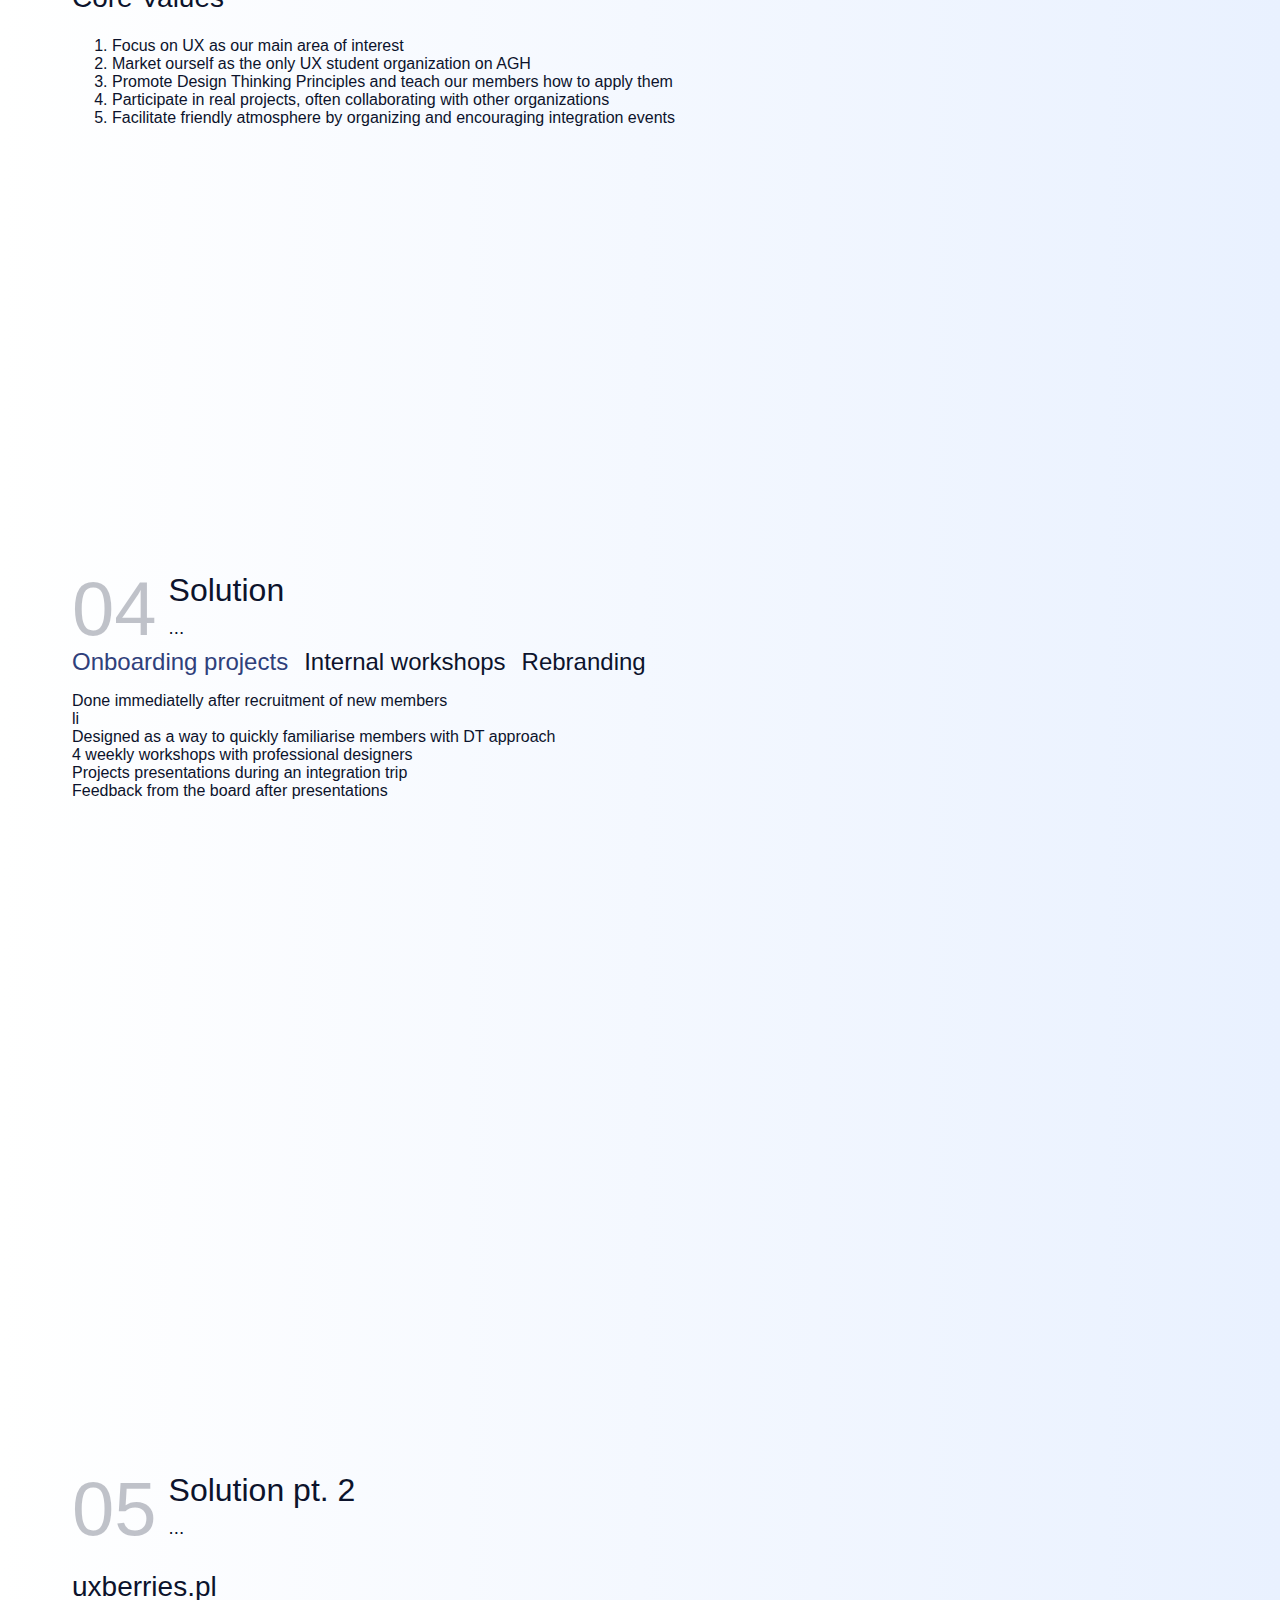
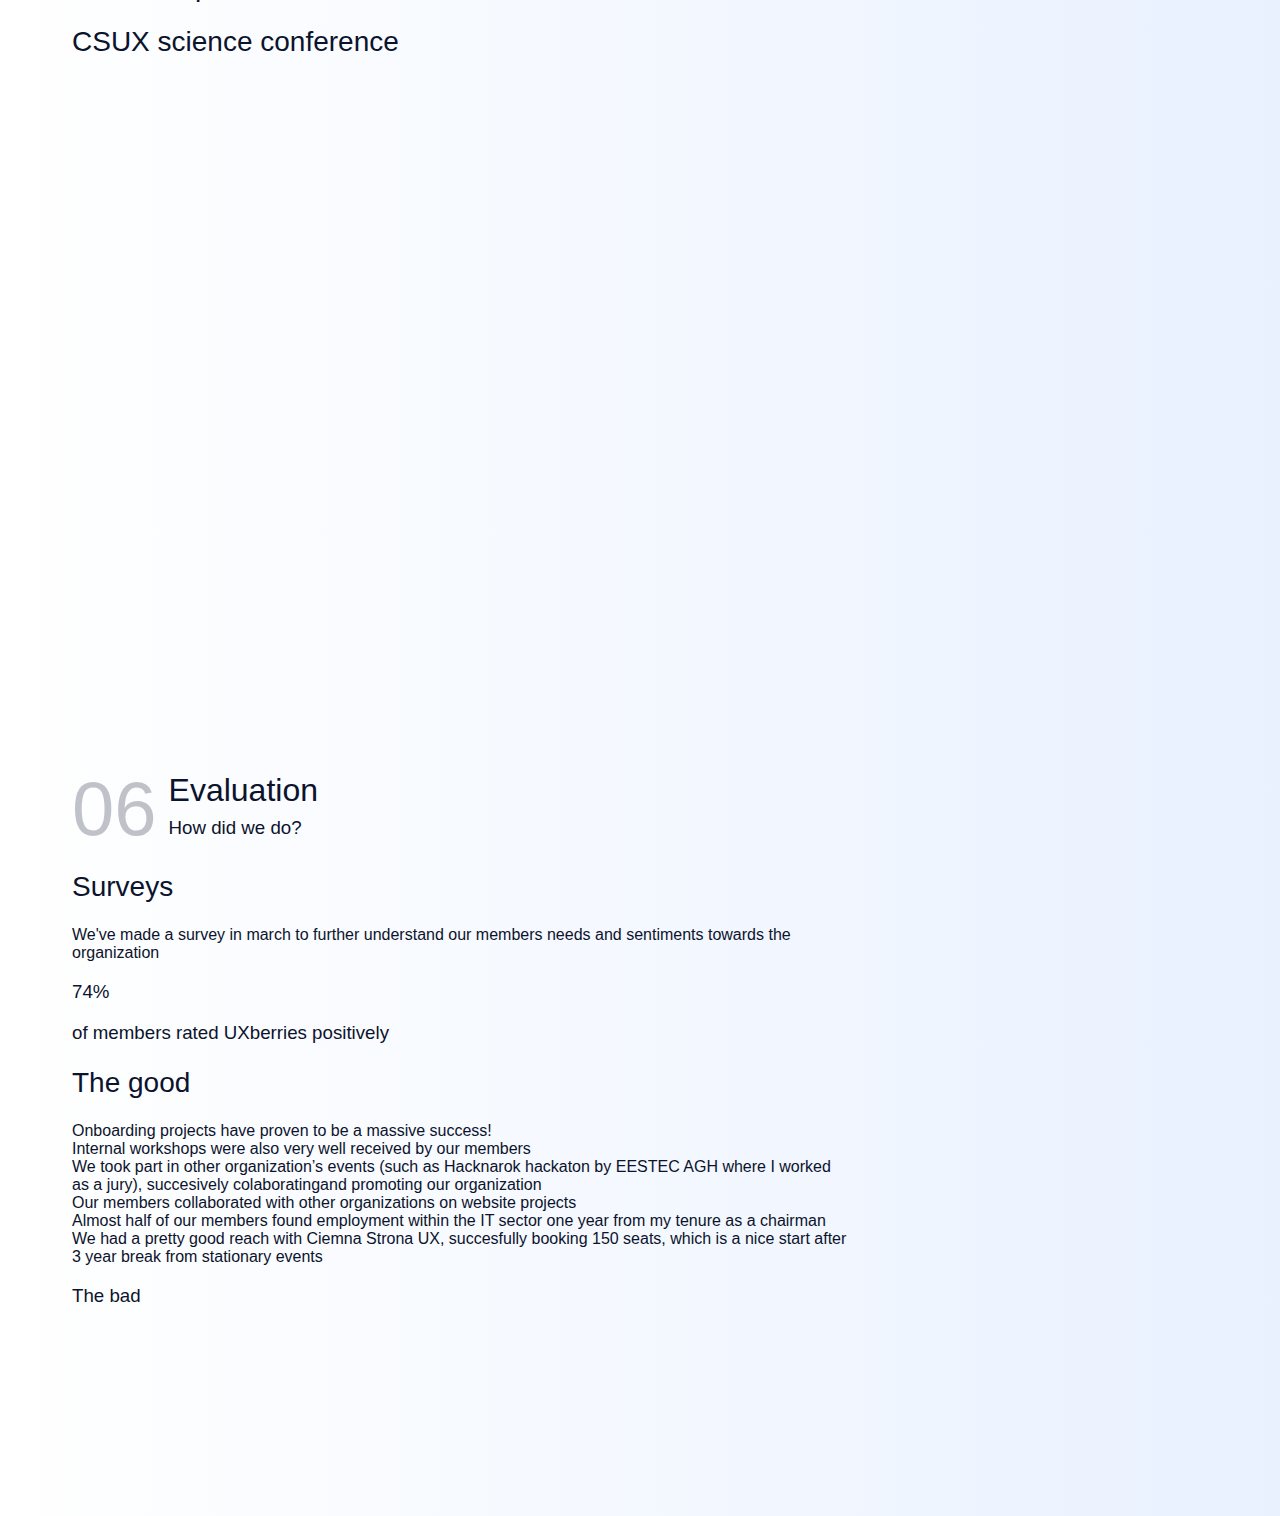
<file: projects/uxberries.html>
<!DOCTYPE html>

<html>
	<head>
		<meta charset="UTF-8">
		<meta name="viewport" content="width=device-width, initial-scale=1.0">
		<link rel="stylesheet" href="https://fonts.googleapis.com/css2?family=Material+Symbols+Outlined:opsz,wght,FILL,GRAD@20..48,100..700,0..1,-50..200" />
		<link rel="stylesheet" href="../styles.css">
		<link rel="stylesheet" href="./project-styles.css">
		<script src="https://ajax.googleapis.com/ajax/libs/jquery/3.7.1/jquery.min.js"></script>
		<title>UX berries project case study</title>
	</head>
    <body>
		<header>
			<header-navbar-project></header-navbar-project>
			<script src="../header.js"></script>
			<script src="../hamburger.js"></script>
		</header>
		<section class="title" id="uxbTitle">
        	<div>
				<h1>UXberries</h1>
				<p>(formerly ITberries)</p>
				<h2> How i transformed student organization using Design Thinking principles?</h2>
			</div>
			<div>
				<p><span class="material-symbols-outlined">person</span> 3 people (Antoni Janas, Patryk J., Jan A.)</p>
				<p><strong>Skills:</strong> Service Design, Research, Project Management, Design Ops</p>
				<p><strong>My role:</strong> Chairman (later also: Marketing team leader, CSUX team leader)</p>
			</div>
			<div><a class="button primary-title" href="#01-problem">See the case <span class="material-symbols-outlined"></a></div>
		</section>
		<div class="slides">
			<div id="left-side">
				<section class="slide" id="01-problem">
					<div class="slide-content">
						<div class="slide-title-container">
							<p class="slide-number">01</p>
							<div>
								<h1 class="slide-title">Problem</h1>
								<h3 class="slide-subtitle">How to save a failing organization?</h3>
							</div>						
						</div>
						<div id="uxb-01">
							<div>
								<h2>Problem</h2>
								<p>In june 2021 ITberries science club was on the brink of collapse.</br>
									There was liitle to no activity amongst its members and there wereno long term plans for repair.<br>
									During the previous year we had several sections, each concentratedon another specialty 
									(UX/UI, Programming, Marketing, Research and Graphic Design) – most of them experienced inactivity and members became increasingly disangaged with ITberries.</p>
							</div>
							<div class="img-wrap"><img src="../images & icons/UXberries/uxb-ozdoba-1.png"></div>
							<div class="img-wrap"><img src="../images & icons/UXberries/uxb-ozdoba-2.png"></div>
							<div>
								<h2>Solution</h2>
								<p>Together with two other colleagues from the management boardwe researched members’ pain points, goals and needs, based on whichwe made a detailed plan for the organization’s rehabilitation.</p>
							</div>
						</div>
					</div>
				</section>
				<section class="slide"  id="02-research">
					<div class="slide-content">
						<div class="slide-title-container">
							<p class="slide-number">02</p>
							<div>
								<h1 class="slide-title">Research</h1>
								<h3 class="slide-subtitle">How to save a failing organization?</h3>
							</div>				
						</div>
						<div class="accordion" id="uxb-02-acc">
							<div class="exp-content">
								<h2 class="label">Methodology <span class="material-symbols-outlined chevron">expand_more</span></h2>
								<div class="content">
									<ul>
										<li><h3>Online surveys (16 participants)</h3>
											<p>Anonymous – 4 main questions</p></li>
										<li><h3>Online interviews (4 participants)</h3>
											<p>Semi structured – 5 main questions</p></li>
									</ul>
								</div>
							</div>
							<div class="exp-content">
								<h2 class="label">Research Questions <span class="material-symbols-outlined chevron">expand_more</span></h2>
								<div class="content">
									<div>
										<h3>💥 Activity</h3>
											<ul class="points">
												<li>What do members expect from ITberries?</li>
												<li>What hinders involvment?</li>
												<li>How to integrate people effectively?</li>
											</ul>
										<h3>👨🏻‍💼 Project management</h3>
											<ul class="points">
												<li>How to lead projects?</li>
												<li>How to organize ppl with different skills & interests?</li>
											</ul>
										<h3>💬 Communication</h3>
											<ul class="points">
												<li>How to communicate in a team/organization?</li>
												<li>How to inform members about project progress?</li>
											</ul>
										</div>
									</div>
								</div>
							<div class="exp-content">
								<h2 class="label">Insights <span class="material-symbols-outlined chevron">expand_more</span></h2>
								<div class="content">
									<ul class="points">
										<li>There was a lack of integration amongst our members.</li>
										<li>Sections were poorly organized and often offered little to no activities for it’s members.</li>
										<li>There was a lack of clarity and updates, meetings in ITberries were irregular.</li>
									</ul>
								</div>
							</div>
							<div class="exp-content">
								<h2 class="label">Personnas <span class="material-symbols-outlined chevron">expand_more</span></h2>
								<div class="content">
									<p>tu bedo persony</p>
								</div>
							</div>
							<div= class="exp-content">
								<h2 class="label">Empathy Map<span class="material-symbols-outlined chevron">expand_more</span></h2>
								<div class="content">
									<p>a tu mapa empatii</p>
								</div>
							</div>
						</div>
				</section>
				<section class="slide" id="03-mission">
					<div class="slide-content">
						<div class="slide-title-container">
							<p class="slide-number">03</p>
							<div>
								<h1 class="slide-title">Mission & Vision</h1>
								<h3 class="slide-subtitle">Setting new direction</h3>
							</div>	
						</div>
						<div>
							<h2>Problem</h2>
							<p>Lack of short- and long-term goals and direction.<br>Old mission statement was too broad.</p>
							<h2>UXberries new mission</h2>
							<p>“Our mission is to train a new generation of creative, open-minded and socially responsible designers.”</p>
							<h2>Core Values</h2>
							<ol type="1">
								<li>Focus on UX as our main area of interest</li>
								<li>Market ourself as the only UX student organization on AGH</li>
								<li>Promote Design Thinking Principles and teach our members how to apply them</li>
								<li>Participate in real projects, often collaborating with other organizations</li>
								<li>Facilitate friendly atmosphere by organizing and encouraging integration events</li>
							</ol>
						</div>
					</div>	
				</section>
				<section class="slide" id="04-solution">
					<div class="slide-content">
						<div class="slide-title-container">
							<p class="slide-number">04</p>
							<div>
								<h1 class="slide-title">Solution</h1>
								<h3 class="slide-subtitle">...</h3>
							</div>
						</div>	
						<div class="content">
							<div class="tabs-container">
								<ul class="tabs">
									<li><a id="tab-1" href="#onb">Onboarding projects</a></li>
									<li><a id="tab-2" href="#wks">Internal workshops</a></li>
									<li><a id="tab-3" href="#rbd">Rebranding</a></li>
								</ul>  
							
							<div class="tabs__panels flow">
								<div id="onb"aria-labelledby="tab-1">
									<ul>
										<li>Done immediatelly after recruitment of new members</li>li
										<li>Designed as a way to quickly familiarise members with DT approach</li>
										<li>4 weekly workshops with professional designers</li>
										<li>Projects presentations during an integration trip</li>
										<li>Feedback from the board after presentations</li>
									</ul>
								</div>
								<div id="wks" aria-labelledby="tab-2">
									<ul>
										<li>Done after onboarding projects</li>
										<li>ITberries alumni sharing their experience, knowledge and different aspects of their work</li>
									</ul>
								</div>
								<div id="rbd" aria-labelledby="tab-3">
									<p>3 Lorem ipsum dolor sit amet consectetur adipisicing elit. Provident enim ea unde ut illum veritatis similique est architecto quae labore, fugit, aliquam harum, minima nihil corrupti odio eveniet. Repellat, excepturi!</p>
								</div>

						</div>
					</div>
				</section>
				<section class="slide" id="05-solution-2">
					<div class="slide-content">
						<div class="slide-title-container">
							<p class="slide-number">05</p>
							<div>
								<h1 class="slide-title">Solution pt. 2</h1>
								<h3 class="slide-subtitle">...</h3>
							</div>
						</div>
						<div class="content">
							<h2>uxberries.pl</h2>
							<h2>CSUX science conference</h2>
						</div>
					</div>
				</section>
				<section class="slide" id="06-evaluation">
					<div class="slide-content">
						<div class="slide-title-container">
							<p class="slide-number">06</p>
							<div>
								<h1 class="slide-title">Evaluation</h1>
								<h3 class="slide-subtitle">How did we do?</h3>
							</div>
						</div>
						<div class="content">
							<h2>Surveys</h2>
							<p>We've made a survey in march to further understand our members needs and sentiments towards the organization</p>
							<div>
								<h3>74%</h3>
								<h3>of members rated UXberries positively</h3>
								<h2>The good</h2>
								<ul>
									<li>Onboarding projects have proven to be a massive success!</li>
									<li>Internal workshops were also very well received by our members</li>
									<li>We took part in other organization’s events (such as Hacknarok hackaton by EESTEC AGH where I worked as a jury), succesively colaboratingand promoting our organization</li>
									<li>Our members collaborated with other organizations on website projects</li>
									<li>Almost half of our members found employment within the IT sector one year from my tenure as a chairman</li>
									<li>We had a pretty good reach with Ciemna Strona UX, succesfully booking 150 seats, which is a nice start after 3 year break from stationary events</li>
								<h3>The bad</h3>
							</div>
						</div>
					</div>
				</section>
			</div>
			<div id="right-side">
				<div class="side-menu">
					<ul>
						<img src="../images & icons/UXberries.png" style="width: min(360px, 60%)">
						<li><a href="#01-problem">Problem | 01</a></li>
						<li><a href="#02-research">Research | 02</a></li>
						<li><a href="#03-mission">Mission & Vision | 03</a></li>
						<li><a href="#04-solution">Solution | 04</a></li>
						<li><a href="#05-solution-2">Solution | 05</a></li>
						<li><a href="#06-evaluation">Evaluation | 06</a></li>
					</ul>
				</div>
			</div>
		</div>
		<script src="../accordion.js"></script>
		<script src="../tabs.js"></script>
	</body>
</file>
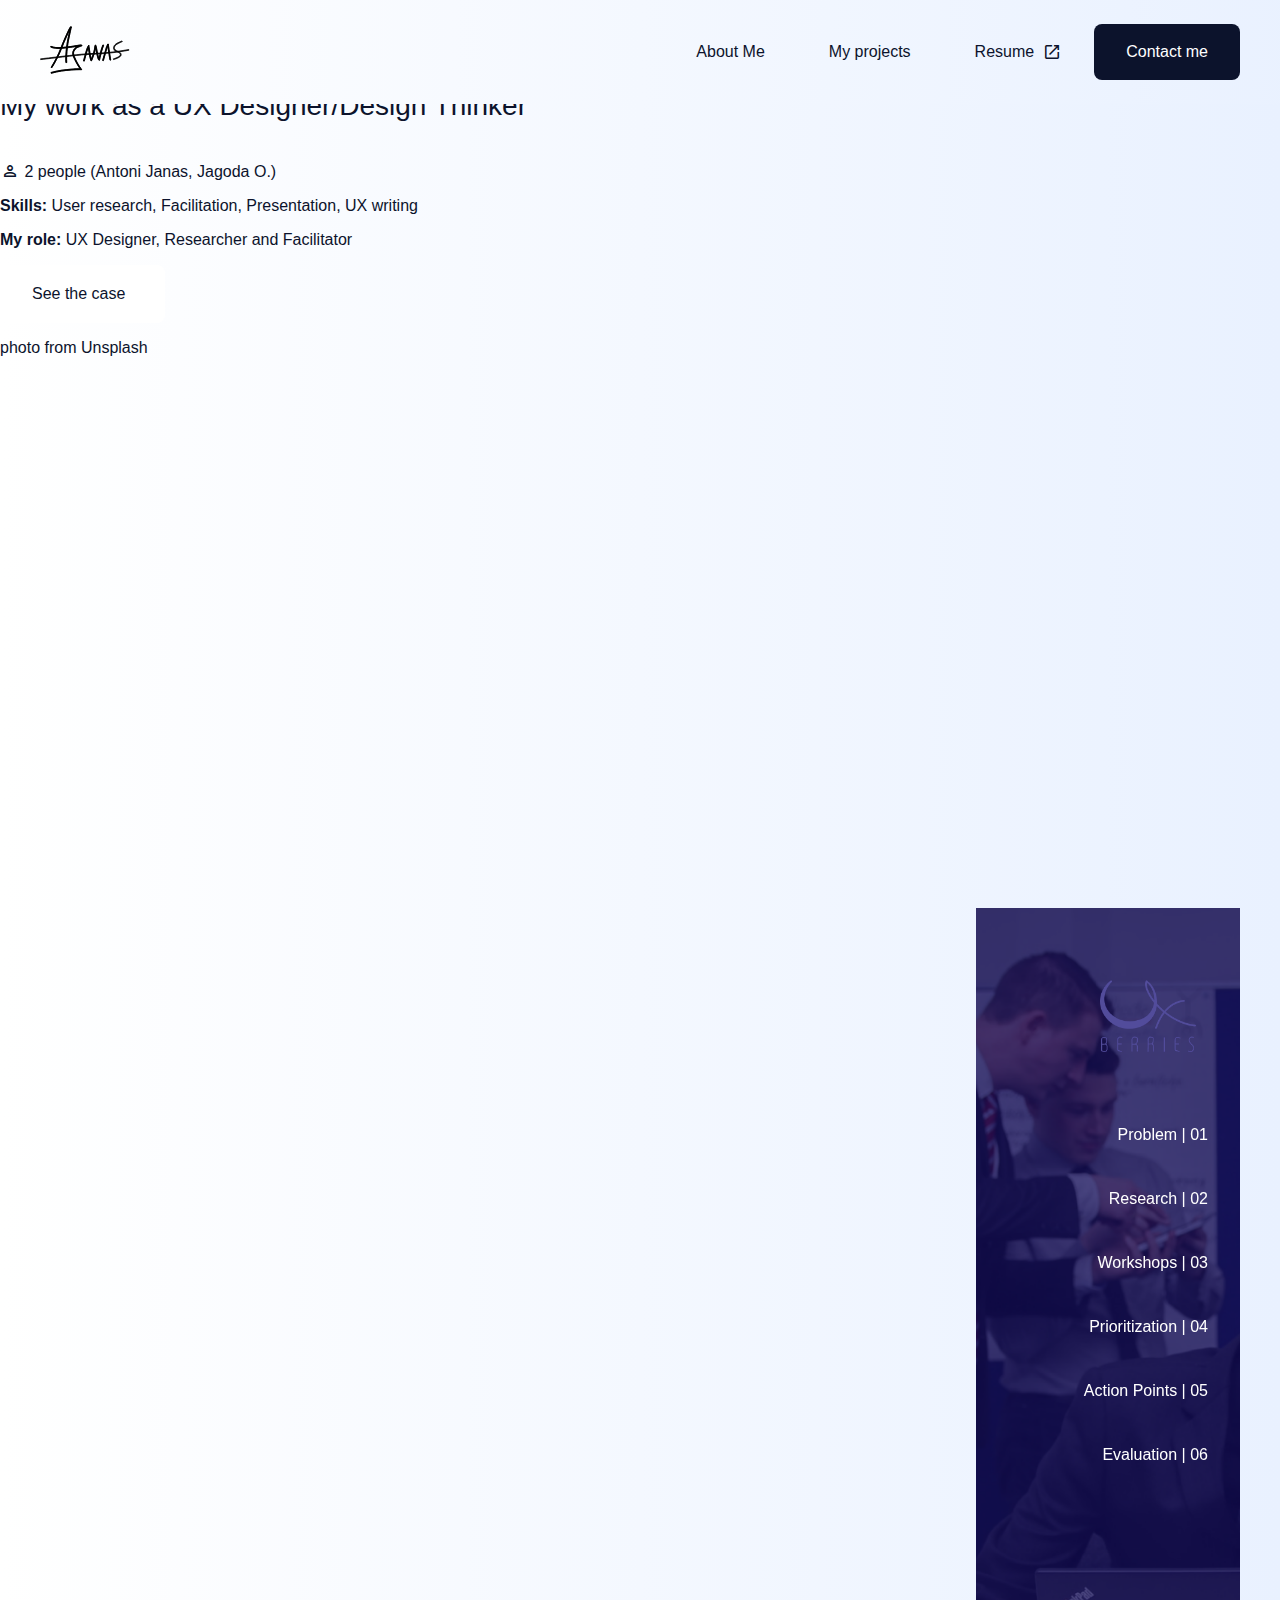
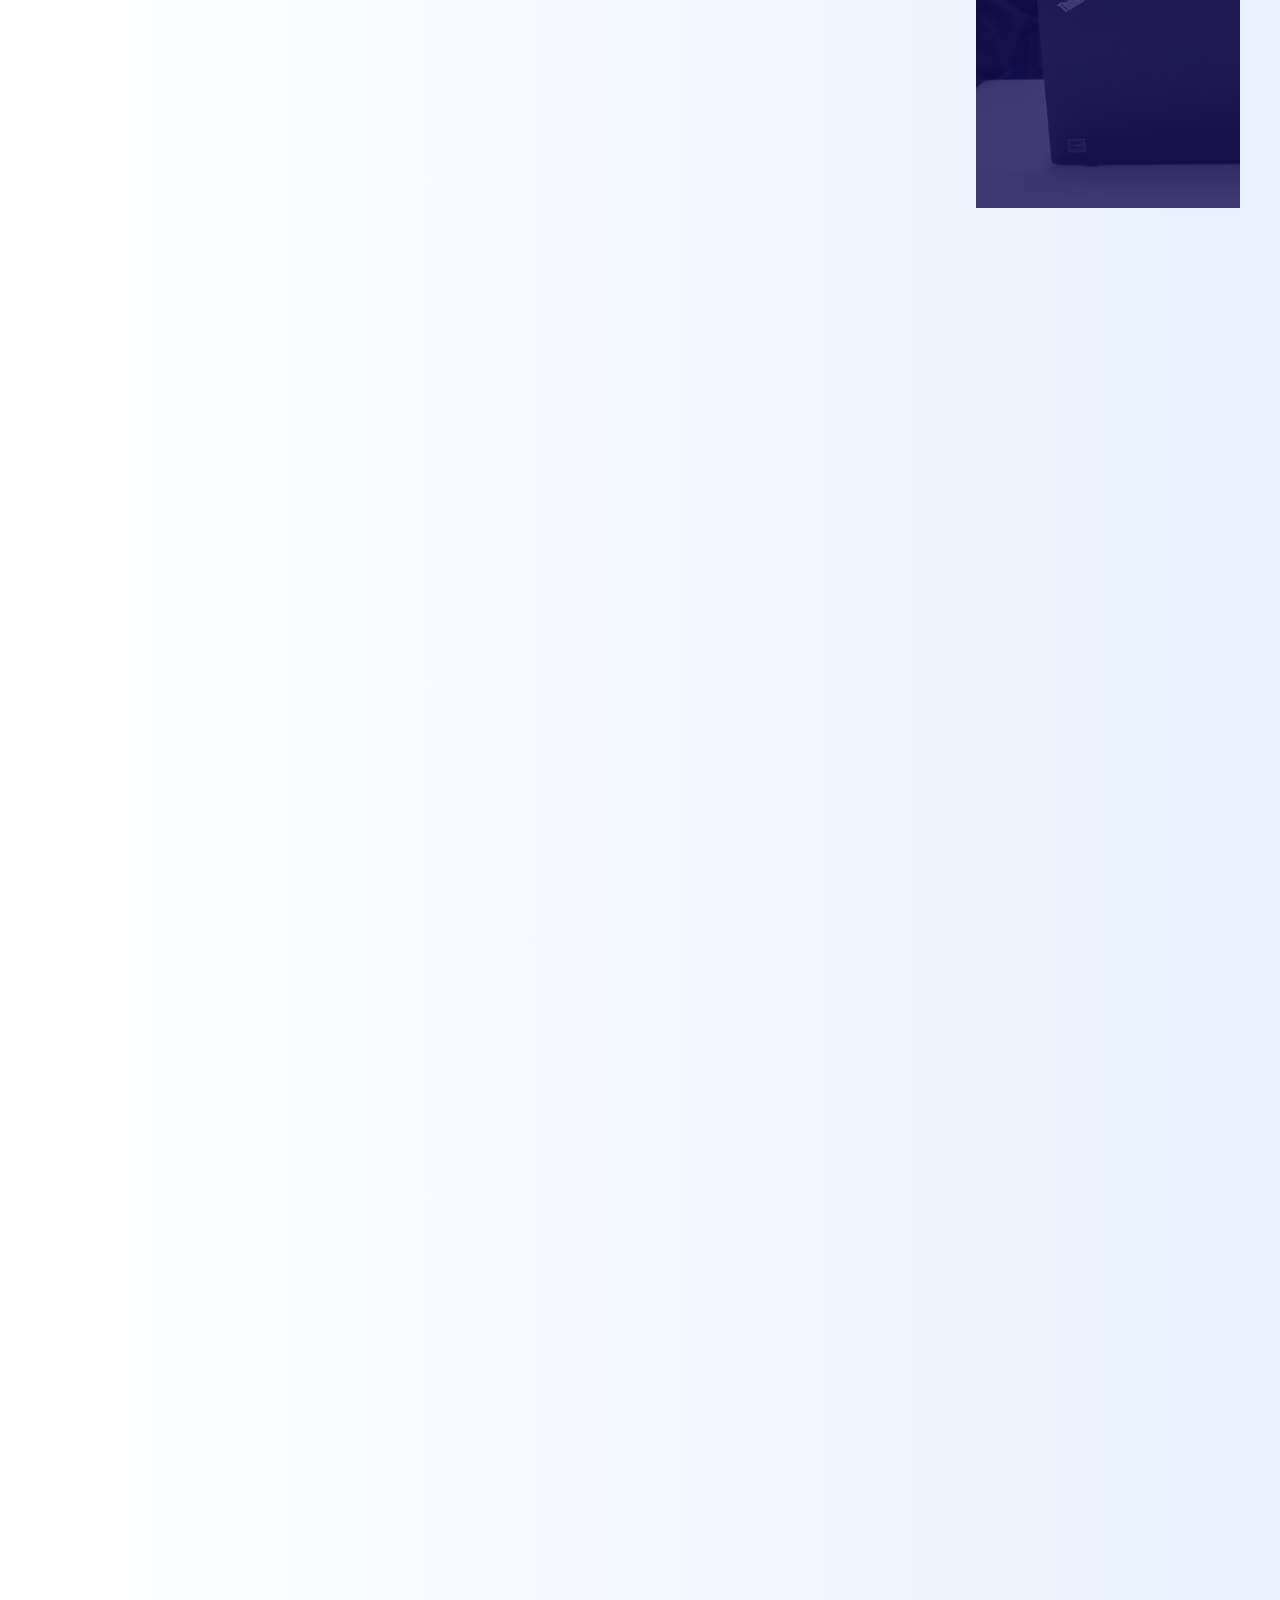
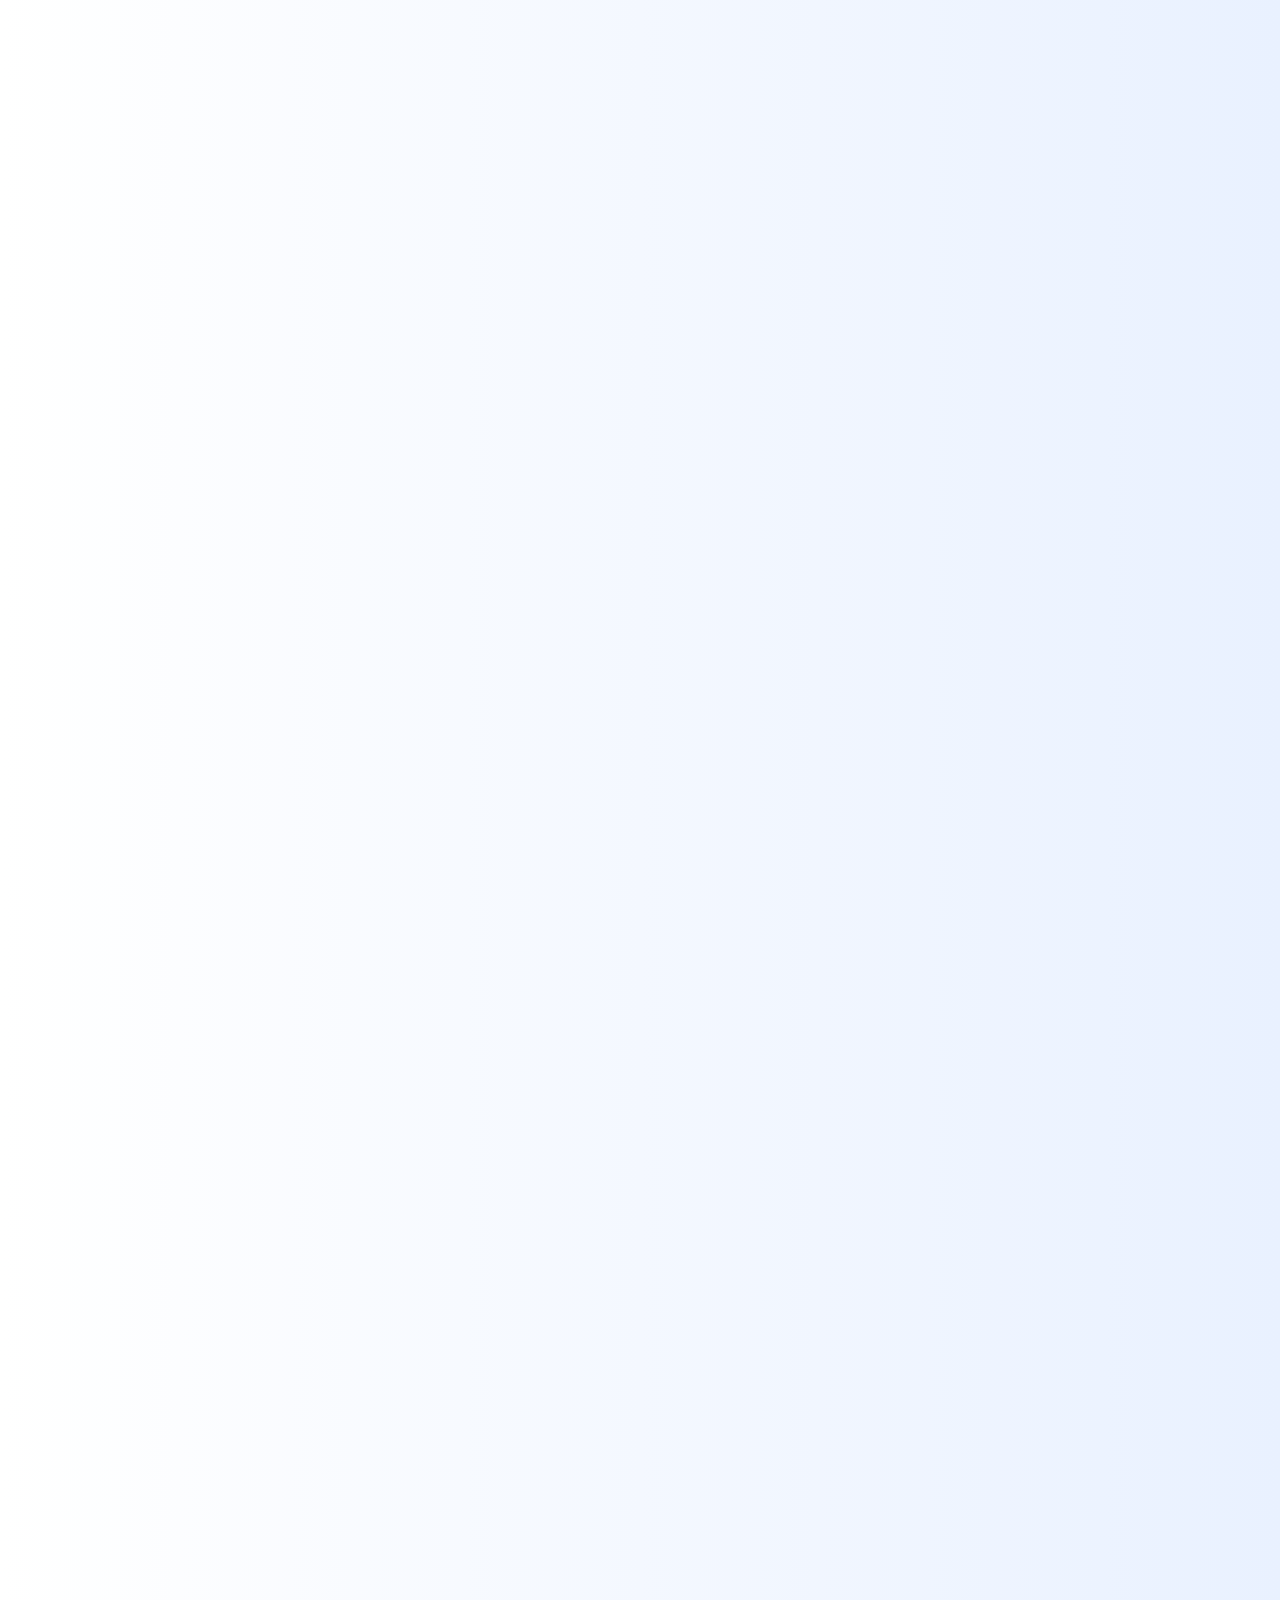
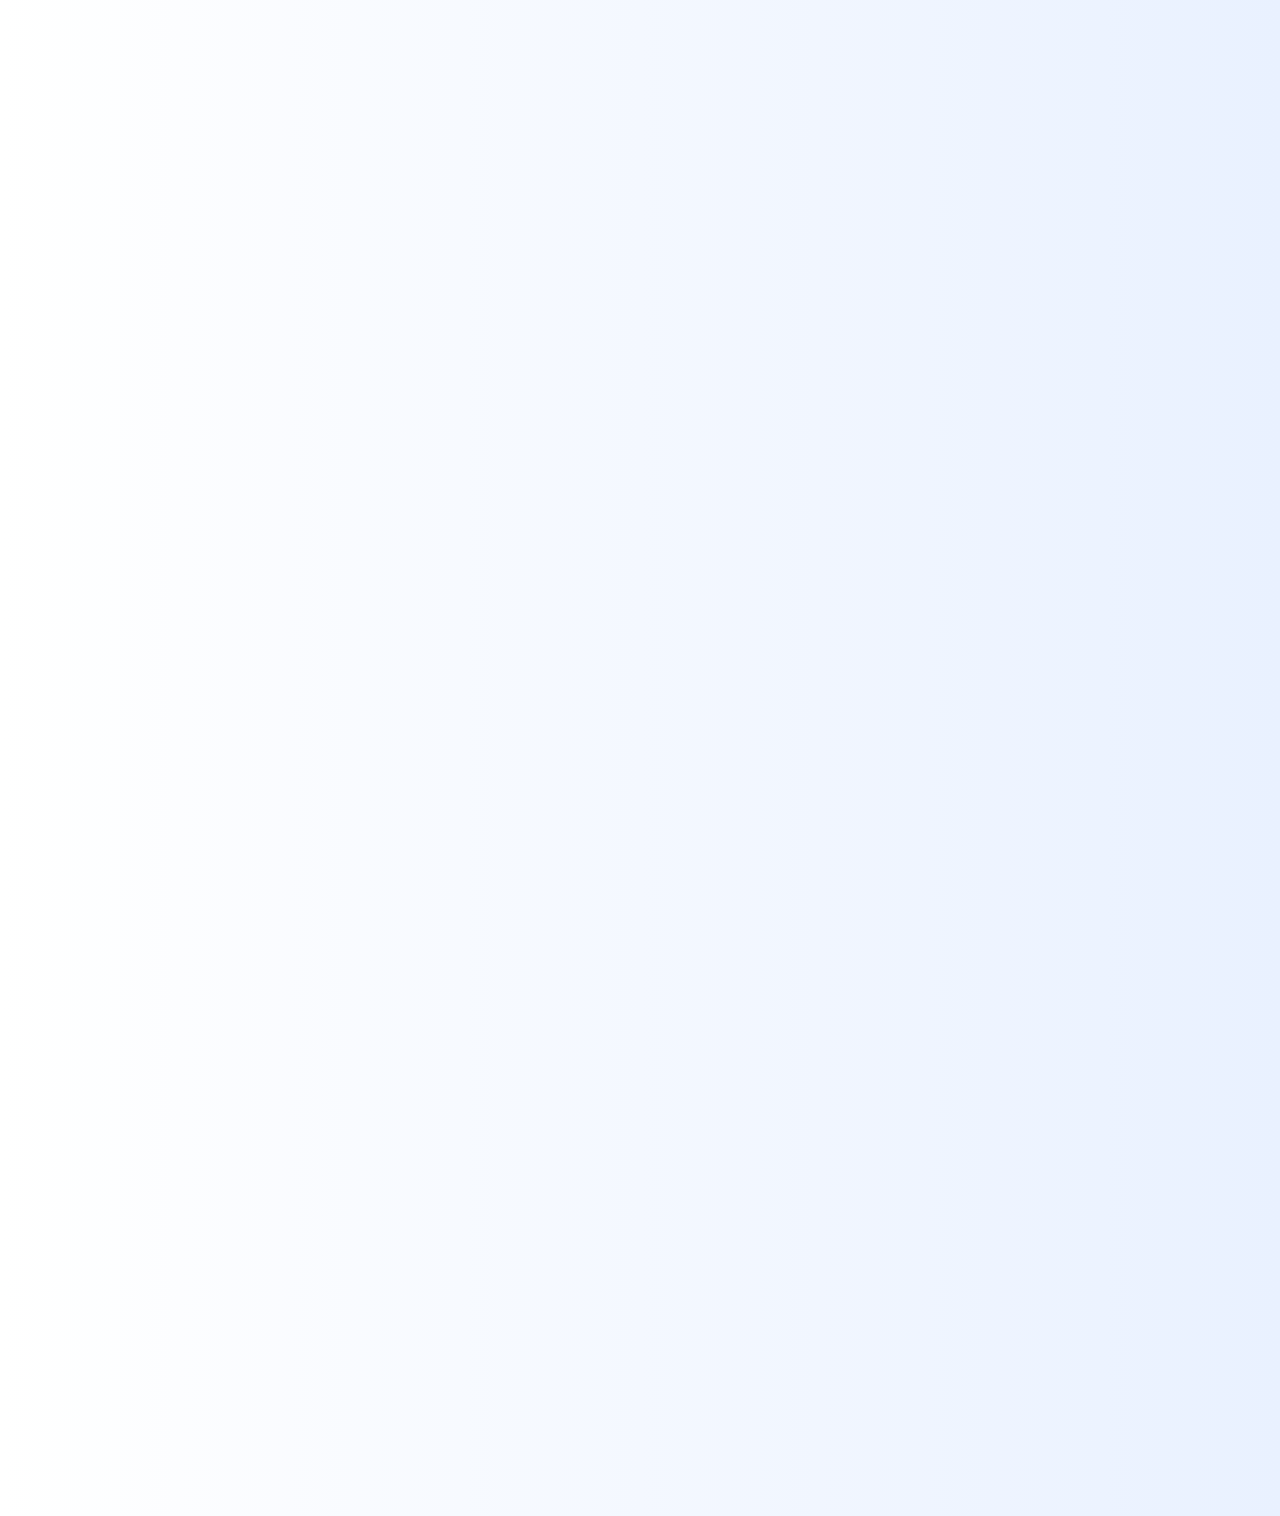
<file: projects/work.html>
<!DOCTYPE html>
<html lang="en">
<head>
    <head>
		<meta charset="UTF-8">
		<meta name="viewport" content="width=device-width, initial-scale=1.0">
		<link rel="stylesheet" href="https://fonts.googleapis.com/css2?family=Material+Symbols+Outlined:opsz,wght,FILL,GRAD@20..48,100..700,0..1,-50..200" />
		<link rel="stylesheet" href="../styles.css">
		<link rel="stylesheet" href="./project-styles.css">
		<script src="https://ajax.googleapis.com/ajax/libs/jquery/3.7.1/jquery.min.js"></script>
		<title>Communication at work case study</title>
	</head>
</head>
<body>
    <header>
        <header-navbar-project></header-navbar-project>
		<script src="../header.js"></script>
		<script src="../hamburger.js"></script>
    </header>
	<section class="titleSlide" id="workTitle">
		<div>
			<h1>Communication at work</h1>
			<h2>My work as a UX Designer/Design Thinker</h2>
		</div>
		<div>
			<p><span class="material-symbols-outlined">person</span> 2 people (Antoni Janas, Jagoda O.)</p>
			<p><strong>Skills:</strong> User research, Facilitation, Presentation, UX writing</p>
			<p><strong>My role:</strong> UX Designer, Researcher and Facilitator</p>
		</div>
		<div class="title-c2a">
			<a class="button primary-title" href="#01-problem">See the case <span class="material-symbols-outlined"></a>
		</div>
		<p class="photo-cred">photo from Unsplash</p>
	</section>
	<div class="slides">
		<div id="left-side">
			<section id="01-problem">

			</section>
			<section id="02-research">

			</section>
			<section id="03-workshops">

			</section>
			<section id="04-prioritization">

			</section>
			<section id="05-action-points">

			</section>
			<section id="06-evaluation">
				
			</section>
		</div>
		<div id="right-side">
			<div class="side-menu" id="uxb">
				<ul>
					<img src="../images & icons/UXberries.png" style="width: min(360px, 60%)">
					<li><a href="#01-problem">Problem | 01</a></li>
					<li><a href="#02-research">Research | 02</a></li>
					<li><a href="#03-workshops">Workshops | 03</a></li>
					<li><a href="#04-prioritization">Prioritization | 04</a></li>
					<li><a href="#05-action-points">Action Points | 05</a></li>
					<li><a href="#06-evaluation">Evaluation | 06</a></li>
				</ul>
			</div>
		</div>
	</div>
</body>
</html>
</file>
<file: styles.css>
:root {
    font-size: 12px;
    
    --primary: #0c132c;
    --primary-hover: #1c2a5c;
    --primary-pressed: #2f407b;
    --error: rgb(201, 28, 28);
    --success: #14a514;
    --bg-gradient: linear-gradient(to right, white, #e9f1ff);
    --dropdown-gradient: linear-gradient(to right, rgba(235, 242, 255, 0.8), rgba(255, 255, 255, 0.8));
  }
  
@font-face {
    font-family: Nunito Sans;
    font-style: normal;
    font-weight: 400;
    src: url('https://fonts.googleapis.com/css2?family=Nunito+Sans:opsz@6..12&display=swap');
}
  
html {
    scroll-behavior: smooth;
}

ul {
    text-decoration: none;
    list-style-type: none;
    box-sizing: border-box;
}

body {
    display: flex;
    flex-direction: column;
    justify-content: center;
    margin-left: auto;
    margin-right: auto;
    background-image: var(--bg-gradient);
    color: var(--primary);
    font-family: 'Nunito Sans', sans-serif;
}

body > * {
    width: min(100%, 1200px);
    align-self: center;
}

section {
    display: flex;
    flex-direction: column;
    justify-content: flex-start;
    width: 100%;
    min-height: 100svh;
    padding: 8rem 2rem;
}

.section-title {
    text-align: center;
}

h1, h2, h3 {
    font-weight: 400;
}

h1{
    font-size: 2rem;
}

h2 {
    font-size: 1.75rem;
}

p {
    font-size: 1rem;
    font-weight: 400;
}

a {
    text-decoration: none;
    font-size: inherit;
    color: inherit;
}

.material-symbols-outlined, .fa {
    display: inline-flex;
    vertical-align: bottom;
    font-size: 1.25rem;
}

.project-desc {
    font-size: .875rem;
}

header {
    width: 100%;
    grid-column: 2/3;
    padding: .5rem 2rem .5rem 2rem;
    top: 0;
    display: flex;
    flex-direction: row;
    justify-content: center;
    align-items: center;
    position: fixed;
    background-image: var(--bg-gradient);
    z-index: 1; /*idk why mobile menu still pops up before this*/
}

header-navbar, header-navbar-project {
    width: min(100%, 1200px);
    padding: 0 2rem;
    align-self: center;
    display: flex;
    flex-direction: row;
    align-items: center;
    justify-content: space-between;
}

.navbar {
    float: right;
    width: fit-content;
    display: inline-grid;
    grid-template-columns: repeat(4, auto);
}

.navbar > ul {
    display: inline block;
    opacity: 0;
    position: fixed;
    padding: 2rem;
    right: 0;
    background-image: var(--dropdown-gradient);
    text-align: right;
    transform: translateY(-20px);
    transition: all .3s;
    z-index: -1;
}

.burger-icon {
    float: right;
    display: block;
    align-self: center;
    font-size: 2rem;
    cursor: pointer;
    transition: all .5s;
}

.button {
    display: inline-flex;
    box-sizing: border-box !important;
    flex-direction: row;
    gap: .5rem;
    justify-content: center;
    align-items: center;
    text-decoration: none;
    color: var(--primary);
    padding: 1.25rem 2rem;
    font-family: inherit;
    font-size: 1rem;
    background-color: transparent;
    border-width: 1px;
    border-style: solid;
    border-color: var(--primary);
    border-radius: .5rem;
    scroll-behavior: smooth;
    white-space: nowrap;
    &:hover {
        color: var(--primary-hover);
        text-shadow: .5px 0 0, -.5px 0 0;
        /*font-weight: 600;
        padding: 1.25rem 1.88rem; temporary fix for the changing size on hover*/
        transition: all 0.15s ease;
    }
    &:active {color: var(--primary-pressed);
        transition: all 0.1s ease;
    }
}

.button-primary {
    padding: 1.5rem 4rem;
    background-color: var(--primary);
    border-radius: .5rem;
    color: white;
    &:hover {
        /*padding: 1.5rem 3.75rem; temporary fix for the changing size on hover*/
        color: white; background-color: var(--primary-hover);
    }
    &:active {
        background-color: var(--primary-pressed);
    }
}	

.c2a-wrap{
    display: flex;
    justify-content: center;
}

.button-navbar {

    padding: .75rem 2rem !important;
    border: none;
    /*width: 9rem;
    &:hover{
        font-weight: 600;
    }*/
}

ul {
    padding-left: 0;
  }

.dropdown {
    display: flex;
    width: 35%; /*idk*/
    border-radius: 0 0 .5rem .5rem;
    padding: 0 2rem ;
    flex-direction: column;
}

.dropdown > * {
    display: block;
    padding: none;
    align-self: flex-start;
}

.button-contact {
    justify-content: left;
}

#hero {
    display: flex;
    flex-direction: column;
    justify-content: center;
    align-items: center;
    align-content: space-between;
    height: 100svh;
}

#aboutMeFlex{
    display: flex;
    flex-direction: row;
    align-items: space-around;
    justify-content: center;
}

#aboutMePhoto {
    display: none;
}
  
  
#contactGrid {
    display: grid;
    grid-template-columns: 1fr;
    grid-template-rows: auto auto;
    gap: 2rem;
    align-items: top;
    justify-content: center;
}

.vl {
    border-top: 1px solid var(--primary);
    width: 100%;
}
  
#findMeTitle {
    grid-area: a1;
}

#findMe {
    grid-area: a2;
    display: flex;
    flex-direction: column;
    flex-grow: .75;
    padding-bottom: 1.5rem;
    justify-content: center;
}


#contact{
    align-items: center;
    padding: 2rem;
}

#contactTitle {
    grid-area: b1;
}

#contactForm {
    grid-area: b2;
}

.project-grid {
    display: grid;
    grid-template-columns: 1fr;
    grid-row: 1fr 1fr;
    grid-column-gap: 3rem;
    grid-row-gap: 3rem;
}

.project {
    display: grid;
    text-align: center;
}

.project-img {
    max-width: 12.5rem;
    max-height: 12.5rem;
    justify-self: center;
}

.pill-containter {
    display: flex;
    flex-direction: row;
    flex-wrap: wrap;
}

.pill {
    background-color: var(--primary);
    border: none;
    border-radius: 20px;
    color: white;
    padding: .25rem 1.25rem;
    font-size: .75rem;
    text-decoration: none;
    display: inline-block;
    margin: .25rem .125rem;
}

.read-more {
    display: flex;
    flex-direction: row;
    justify-self: center;
    gap: 1rem;
}

.container {
    display: flex;
    flex-direction: column;
}

.form-group {
    margin-bottom: 1.5em;
    &:focus-within {
        transform:scale(1.02,1.02);
        transition: all 0.5s;
    }
}

.form-label {
    display: block;
    font-size:.75rem;
    /*opacity: 0;
    transition: all 0.3s;
    transform: translateX(-50px);*/
}

/*.focused > .form-label {
    transform: translateX(0px);
    opacity: 1;
}*/

.form-input {
    box-shadow: none;
    border-radius: 0;
    border-color: #ccc;
    border-style: none none solid none;
    width: 100%;
    transition:all .6s;
    &::placeholder{
        color: #aaa;
    }
    &:focus {
        box-shadow: none;
        border-color: var(--primary-pressed);
        outline: none;
    }
    &:focus:valid {
        border-color: var(--success) !important;
        }
    &:focus:invalid { /* might change it later on*/
        border-color: var(--error); 
    }
    }

textarea {
    resize: none;
    font-family: inherit;
}

#sendButton {
    display: block;
    margin: auto;
    padding: .75rem 2rem;
}

/* TABLET BREAKPOINT*/

@media screen and (min-width: 680px){
    :root {
        font-size: 14px;
    }

    .burger-icon {
        display: none;
    }


    .navbar > ul {
        float: right;
        display: inline-grid;
        position: static;
        text-align: center;
        grid-template-columns: repeat(4, auto);
        padding: 0;
        opacity: 1; 
        background-image: none;
        text-wrap: nowrap;
        transform: translateY(0px);
        z-index: 1;
    }

    .navbar > ul > li {
        display: inline-block;
    }

    .dropdown {
        display: flex;
        align-items: flex-start;
        position: absolute;
        margin-left:-2rem; /*temporary*/
        background-image: var(--dropdown-gradient);
    }
    
    .dropdown > * {
        align-self: center;
    }

    #aboutMePhoto {
        display: inline; /*check that later*/
    }

    #projects:not(:hover) .dropdown {
        display: none;
    }

    #hero {
        flex-direction: row;
    }

    .button-primary {
        padding: 1.5rem 3rem;
        /*&:hover{
            padding: 1.5rem 2.75rem;
        }*/
    }

    .navbar > ul > li {
        display: block;
        line-height: 2rem;
    }

    .project-grid {
        display: grid;
        grid-template-columns: 1fr 1fr;
    }

    #contactGrid {
        display: grid;
        grid-template-columns: 1fr min-content 1fr;
        grid-template-rows: min-content max-content;
        grid-template-areas: 
                            "a1 sep b1"
                            "a2 sep b2";
        gap: 2rem;
        align-items: top;
        justify-content: center;
    }
    
    .vl {
        grid-area: sep;
        border-left: 1px solid var(--primary);
        opacity: .6;
        height: 100%;
    }

}
  
/*DESKTOP BREAKPOINT*/

@media screen and (min-width: 960px){
    :root {
        font-size: 16px;
    }

    .button-primary {
        padding: 1.5rem 4rem;
        &:hover{
            /*padding: 1.5rem 2.75rem;*/
        }
    }

  }
</file>
<file: projects/project-styles.css>
section {
    width: 100%;
    padding: 0;
    box-sizing: border-box;
}

section.title {
    padding: 2rem;
    align-items: left;
}

/* SLIDES */

.project-title-img {
    display: relative;
}


.slides {
    display: grid;
    min-width: none;
    max-width: 100%;
    grid-template-columns: 70% 30%; /*couldn't come up with anything else that would work */
    grid-template-columns: minmax(80%, min-content) minmax(20%, 640px)%;
    gap:0;
    grid-template-rows: min(100svh, min-content);
    grid-template-areas: "content nav";
}

#left-side {
    grid-area: content;
}

.slide-content {
    padding: 2rem;
}

#right-side {
    grid-area: nav;
    width: 100%;
    height: 100svh;
    position: sticky;
    top: 5rem;
}

.side-menu {
    position: sticky;
    display: flexbox;
    flex-direction: column;
    text-wrap: nowrap;
    text-align: right;
    padding: 2rem;
    line-height: min(4rem, 10svh);
    color: white;
    right: 0;
    box-sizing: border-box;
    height: 100%;
    float: right;
    background-image: url("../images & icons/UXberries/Rectangle\ 2.png");
    background-size: cover;
}

#uxbTitle {
    background-image: url("../images & icons/UXberries/UXb title.png");
    background-size: cover;
    color: white;
    height: 100svh;
    text-align: left;
}

#uxb-01 {
    display: grid;
    /*grid-template-columns: minmax(0, 1fr) minmax(0, 1fr);*/
    grid-template-columns: minmax(0, 1fr) minmax(0, 1fr);
    grid-template-rows: minmax(0, 1fr) minmax(0, 1fr);
    align-items: center;
    max-width: 100%;
    gap:1rem;
}

.img-wrap {
    display: flex;
    justify-content: center;
    align-items: center;
    margin: 0;
  }

.img-wrap img {
    object-fit: contain;
    height:100%;
    width:100%;
}

#uxb-01 img {
    max-width: 20rem;
}

.primary-title {
    background-color: white;
    border: none;
}

.slide-title-container {
    display: flex;
    max-height: 5rem; /*idk about this*/
    gap: .75rem;
    margin-top: 8rem;
}

.slide-number {
    grid-area: num;
    align-self: center;
    font-size: 4.75rem;
    opacity: .25;
}

.slide-title {
    grid-area: title;
    margin: .25rem 0;
}

.slide-subtitle {
    grid-area: sub;
    margin: .5rem 0;
}

/* ACCORDION */

.accordion .exp-content {
    position: relative;
}

accordion .exp-content .label {
    position: relative;
}

.exp-content .chevron {
    font-size: 1.25em;
    transition: all .3s;
}

.exp-content.active .chevron {
    transform: rotate(180deg);
}

.exp-content .content {
    position: relative;
    height: 0;
    overflow: hidden;
    transition: .3s;
    overflow-y: auto;
}

.points {
    list-style-type: disc !important;
    line-height: 2rem;
}

.exp-content.active .content {
    height: fit-content;
    padding: 0 2rem;
}

#uxb-02-acc {
    display: grid;
    grid-template-columns: minmax(0, 1fr) minmax(0, 1fr);
    text-wrap: nowrap;
}

/* TABS */

.tabs > * {
    font-size: 1.5rem;
}

[role="tablist"] {
    list-style: none;
    margin: 0;
    padding: 0;
    gap: 1rem;
    display: flex;
  }
  
  [aria-selected="true"] {
    text-decoration-thickness: .25em;
    text-underline-offset: .5em;
    color: var(--primary-pressed);
  }
</file>
